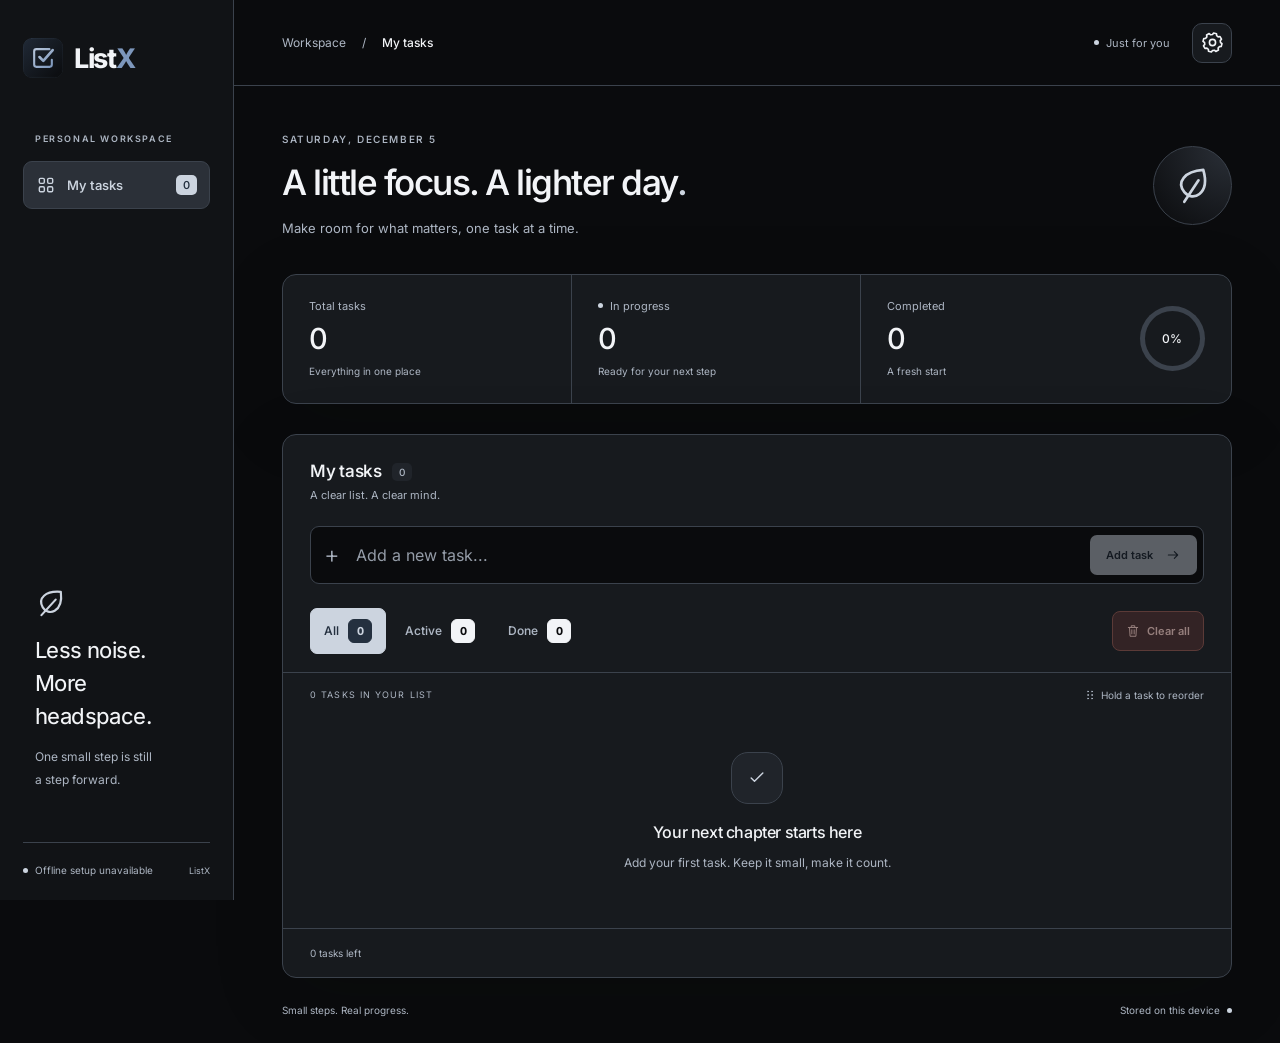
<file: index.html>
<!doctype html>
<html lang="en" data-theme="obsidian">
  <head>
    <meta charset="utf-8" />
    <meta name="viewport" content="width=device-width, initial-scale=1, viewport-fit=cover" />
    <meta name="apple-mobile-web-app-capable" content="yes" />
    <meta name="apple-mobile-web-app-status-bar-style" content="black-translucent" />
    <link rel="apple-touch-icon" href="imgs/apple-touch-icon.png" />
    <meta name="theme-color" content="#0a0b0d" />
    <meta
      name="description"
      content="A little structure for a clearer day. ListX is your private, offline-first task list."
    />
    <link rel="icon" type="image/svg+xml" href="imgs/icon.svg" />
    <link rel="manifest" href="manifest.json" />
    <link rel="stylesheet" href="css/style.css" />
    <link rel="preload" href="fonts/inter-var-latin.woff2" as="font" type="font/woff2" crossorigin />
    <link rel="preload" href="fonts/tajawal-500-arabic.woff2" as="font" type="font/woff2" crossorigin />
    <title>ListX · Your space to focus</title>
    <script>
      try {
        const prefix = location.pathname.toLowerCase().startsWith("/listx/") ? "listx:/ListX/:" : "";
        const t = localStorage.getItem(prefix + "theme");
        document.documentElement.dataset.theme = [
          "dark",
          "dark-blue",
          "graphite",
          "obsidian", "petrol", "espresso",
          "light",
          "light-blue",
          "light-sage",
        ].includes(t)
          ? t
          : "obsidian";
        const a = JSON.parse(localStorage.getItem(prefix + "listx-appearance") || "{}");
        if (["inter", "system", "editorial", "mono"].includes(a.font))
          document.documentElement.dataset.font = a.font;
        const v2 = { small: 14, compact: 15, comfortable: 16, large: 17 };
        const v1 = { small: 14, compact: 15, comfortable: 17, large: 17 };
        let px = 14;
        if (a.sizeVersion === 3 && isFinite(parseFloat(a.sizePx)))
          px = parseFloat(a.sizePx);
        else if (Object.hasOwn(v2, a.size))
          px = (a.sizeVersion === 2 ? v2 : v1)[a.size];
        px = Math.min(22, Math.max(12, Math.round(px * 10) / 10));
        document.documentElement.style.setProperty("--task-size", px + "px");
      } catch {}
    </script>
  </head>
  <body>
    <svg class="svg-defs" xmlns="http://www.w3.org/2000/svg" aria-hidden="true">
      <defs>
        <symbol id="i-grip" viewBox="0 0 24 24">
          <circle cx="8" cy="5" r="1" />
          <circle cx="16" cy="5" r="1" />
          <circle cx="8" cy="12" r="1" />
          <circle cx="16" cy="12" r="1" />
          <circle cx="8" cy="19" r="1" />
          <circle cx="16" cy="19" r="1" />
        </symbol>
        <symbol id="i-settings" viewBox="0 0 24 24">
          <path
            d="m9 3-1 3-3 1-2 3 2 2-1 3 3 2 1 3h4l1-3 3-1 2-3-2-2 1-3-3-2-1-3Z"
          />
          <circle cx="10" cy="11" r="3" />
        </symbol>
        <symbol id="i-check" viewBox="0 0 24 24">
          <path d="m5 12 4 4L19 6" />
        </symbol>
        <symbol id="i-grid" viewBox="0 0 24 24">
          <rect x="4" y="4" width="6" height="6" rx="1.5" />
          <rect x="14" y="4" width="6" height="6" rx="1.5" />
          <rect x="4" y="14" width="6" height="6" rx="1.5" />
          <rect x="14" y="14" width="6" height="6" rx="1.5" />
        </symbol>
        <symbol id="i-sun" viewBox="0 0 24 24">
          <circle cx="12" cy="12" r="4" />
          <path
            d="M12 2v2m0 16v2M2 12h2m16 0h2M5 5l1.5 1.5m11 11L19 19M5 19l1.5-1.5m11-11L19 5"
          />
        </symbol>
        <symbol id="i-edit" viewBox="0 0 24 24">
          <path d="m15 5 4 4M4 20l5-1L20 8a2.8 2.8 0 0 0-4-4L5 15l-1 5Z" />
        </symbol>
        <symbol id="i-trash" viewBox="0 0 24 24">
          <path d="M4 6h16M9 6V3h6v3M6 6l1 15h10l1-15M10 10v7m4-7v7" />
        </symbol>
        <symbol id="i-check-remove" viewBox="0 0 24 24">
          <rect
            x="2.2"
            y="3.3"
            width="14.6"
            height="15.2"
            rx="4.2"
            stroke-width="2.2"
          />
          <path d="m5.6 11.5 2.8 2.8 5.9-6.7" stroke-width="2.2" />
          <path d="m17.2 16 4.8 4.8m0-4.8-4.8 4.8" stroke-width="2.2" />
        </symbol>
        <symbol id="i-arrow" viewBox="0 0 24 24">
          <path d="M5 12h14m-5-5 5 5-5 5" />
        </symbol>
        <symbol id="i-leaf" viewBox="0 0 24 24">
          <path d="M20 3C8 2 2 8 6 15s16 4 14-12ZM5 21 16 9" />
        </symbol>
      </defs>
    </svg>
    <div class="app-shell">
      <aside class="sidebar">
        <a class="brand" href="./" aria-label="ListX home"
          ><span class="brand-mark"
            ><svg viewBox="0 0 512 512" aria-hidden="true"
              ><defs
                ><linearGradient id="bm-base" x2="1" y2="1"
                  ><stop stop-color="#202936" /><stop
                    offset="1"
                    stop-color="#0a0b0d" /></linearGradient
                ><linearGradient id="bm-gloss" x2="1" y2="1"
                  ><stop class="bm-from" stop-color="#b9cee8" /><stop
                    class="bm-to"
                    offset="1"
                    stop-color="#7d97bc" /></linearGradient></defs
              ><rect width="512" height="512" rx="112" fill="url(#bm-base)" />
              <rect
                x="18"
                y="18"
                width="476"
                height="476"
                rx="96"
                fill="none"
                stroke="#ffffff"
                stroke-opacity=".07"
                stroke-width="2" />
              <path
                d="M338 143H172a29 29 0 0 0-29 29v168a29 29 0 0 0 29 29h168a29 29 0 0 0 29-29v-61"
                fill="none"
                stroke="url(#bm-gloss)"
                stroke-width="27"
                stroke-linecap="round" />
              <path
                d="m211 244 49 49 120-138"
                fill="none"
                stroke="url(#bm-gloss)"
                stroke-width="34"
                stroke-linecap="round"
                stroke-linejoin="round" /></svg
          ></span
          >List<span class="brand-x">X</span></a
        >
        <div class="workspace-label">PERSONAL WORKSPACE</div>
        <button class="nav-item active" type="button" id="all-nav">
          <svg><use href="#i-grid" /></svg><span>My tasks</span
          ><span class="nav-count" id="nav-count">0</span>
        </button>
        <div class="sidebar-note">
          <svg><use href="#i-leaf" /></svg>
          <h2>Less noise.<br />More headspace.</h2>
          <p>One small step is still<br />a step forward.</p>
        </div>
        <div class="sidebar-bottom">
          <span class="status-dot"></span
          ><span id="connection-status">Works offline</span
          ><span class="version">ListX</span>
        </div>
      </aside>
      <div class="workspace">
        <header class="topbar">
          <span class="breadcrumb"
            >Workspace <span>/</span> <strong>My tasks</strong></span
          >
          <div class="top-actions">
            <span class="private-label"
              ><span class="status-dot"></span> Just for you</span
            ><button
              type="button"
              class="icon-button"
              id="settings-button"
              aria-label="Open appearance settings"
              title="Appearance settings"
            >
              <svg viewBox="0 0 24 24" aria-hidden="true"><path d="M20.30,12.00 L21.93,13.18 L21.08,16.19 L19.08,16.34 L17.87,17.87 L18.19,19.85 L15.46,21.38 L13.94,20.07 L12.00,20.30 L10.82,21.93 L7.81,21.08 L7.66,19.08 L6.13,17.87 L4.15,18.19 L2.62,15.46 L3.93,13.94 L3.70,12.00 L2.07,10.82 L2.92,7.81 L4.92,7.66 L6.13,6.13 L5.81,4.15 L8.54,2.62 L10.06,3.93 L12.00,3.70 L13.18,2.07 L16.19,2.92 L16.34,4.92 L17.87,6.13 L19.85,5.81 L21.38,8.54 L20.07,10.06 Z"/><circle cx="12" cy="12" r="3.2"/></svg>
            </button>
          </div>
        </header>
        <main id="main-content">
          <section class="intro">
            <div>
              <p class="eyebrow" id="date-label">YOUR PERSONAL SPACE</p>
              <h1>
                A little focus.<br class="mobile-break" />
                A lighter day<span>.</span>
              </h1>
              <p class="intro-copy">
                Make room for what matters, one task at a time.
              </p>
            </div>
            <div class="intro-decoration" aria-hidden="true">
              <svg><use href="#i-leaf" /></svg>
            </div>
          </section>
          <section class="overview" aria-label="Task overview">
            <div class="stat">
              <span class="stat-label">Total tasks</span
              ><strong id="stat-total">0</strong
              ><span class="stat-hint">Everything in one place</span>
            </div>
            <div class="stat">
              <span class="stat-label"
                ><span class="tiny-dot"></span> In progress</span
              ><strong id="stat-active">0</strong
              ><span class="stat-hint">Ready for your next step</span>
            </div>
            <div class="stat progress-stat">
              <div>
                <span class="stat-label">Completed</span
                ><strong id="stat-completed">0</strong
                ><span class="stat-hint" id="progress-caption"
                  >A fresh start</span
                >
              </div>
              <div
                class="progress-ring"
                id="progress-ring"
                role="progressbar"
                aria-label="Tasks completed"
                aria-valuemin="0"
                aria-valuemax="100"
                aria-valuenow="0"
              >
                <span id="progress-value">0%</span>
              </div>
            </div>
          </section>
          <section class="task-panel" aria-label="Your tasks">
            <div class="panel-title">
              <div>
                <h2>My tasks <span id="heading-count">0</span></h2>
                <p>A clear list. A clear mind.</p>
              </div>
            </div>
            <form id="add-form" autocomplete="off">
              <label class="sr-only" for="task-input">New task</label
              ><span class="input-plus" aria-hidden="true">+</span
              ><input
                id="task-input"
                name="task"
                dir="auto"
                placeholder="Add a new task..."
                maxlength="2000"
              /><button
                class="primary-button"
                type="submit"
                id="add-button"
                disabled
              >
                <span>Add task</span><svg><use href="#i-arrow" /></svg>
              </button>
            </form>
            <div class="list-toolbar">
              <div class="filters" role="group" aria-label="Filter tasks">
                <button
                  type="button"
                  class="filter selected"
                  data-filter="all"
                  aria-pressed="true"
                >
                  All <span id="filter-all">0</span></button
                ><button
                  type="button"
                  class="filter"
                  data-filter="active"
                  aria-pressed="false"
                >
                  Active <span id="filter-active">0</span></button
                ><button
                  type="button"
                  class="filter"
                  data-filter="completed"
                  aria-pressed="false"
                >
                  Done <span id="filter-completed">0</span>
                </button>
              </div>
              <button
                class="text-button danger"
                id="clear-all"
                type="button"
                disabled
              >
                <svg><use href="#i-trash" /></svg>Clear all
              </button>
            </div>
            <div class="list-label">
              <span id="list-summary">YOUR LIST</span
              ><span class="reorder-hint"
                ><svg><use href="#i-grip" /></svg>Hold a task to reorder</span
              >
            </div>
            <ul id="task-list" class="task-list" aria-label="Tasks"></ul>
            <div id="empty-state" class="empty-state">
              <span class="empty-icon"
                ><svg><use href="#i-check" /></svg
              ></span>
              <h3>Your next chapter starts here</h3>
              <p>Add your first task. Keep it small, make it count.</p>
            </div>
            <footer class="panel-footer">
              <span id="remaining-label">0 tasks left</span
              ><button
                type="button"
                class="text-button"
                id="clear-completed"
                aria-label="Clear completed tasks"
                title="Clear completed tasks"
                hidden
              >
                <svg><use href="#i-check-remove" /></svg>
              </button>
            </footer>
          </section>
          <footer class="workspace-footer">
            <span>Small steps. Real progress.</span
            ><span>Stored on this device <span class="status-dot"></span></span>
          </footer>
          <p class="storage-warning" id="storage-warning" role="alert" hidden>
            Storage is unavailable. Changes will only last until you close this
            page.
          </p>
        </main>
      </div>
    </div>
    <dialog
      id="settings-dialog"
      class="settings-dialog"
      aria-labelledby="settings-title"
    >
      <div class="settings-heading">
        <div>
          <p class="eyebrow">MAKE IT YOURS</p>
          <h2 id="settings-title">A space that feels like you.</h2>
          <p>Fine-tune your everyday workspace.</p>
        </div>
        <button
          type="button"
          id="settings-close"
          class="icon-button close-settings"
          aria-label="Close appearance settings"
        >
          ×
        </button>
      </div>
      <section class="settings-section">
        <h3>Color palette</h3>
        <p>Six dark palettes. Three light alternatives.</p>
        <div class="theme-grid" role="group" aria-label="Color palette">
          <button
            type="button"
            class="theme-choice"
            data-palette="dark"
            aria-pressed="true"
          >
            <span
              class="theme-swatch"
              style="--sample-bg:#111a17;--sample-surface:#203128;--sample-accent:#add4b4;"
              ><i></i><b></b></span
            ><span>Evergreen<small>Dark green</small></span
            ><span class="choice-check">✓</span>
          </button>
          <button
            type="button"
            class="theme-choice"
            data-palette="dark-blue"
            aria-pressed="false"
          >
            <span
              class="theme-swatch"
              style="--sample-bg:#111725;--sample-surface:#213049;--sample-accent:#abc6f1;"
              ><i></i><b></b></span
            ><span>Midnight<small>Dark blue</small></span
            ><span class="choice-check">✓</span>
          </button>
          <button
            type="button"
            class="theme-choice"
            data-palette="graphite"
            aria-pressed="false"
          >
            <span
              class="theme-swatch"
              style="--sample-bg:#19181e;--sample-surface:#302c39;--sample-accent:#cbb9e7;"
              ><i></i><b></b></span
            ><span>Graphite<small>Dark violet</small></span
            ><span class="choice-check">✓</span>
          </button>
<button type="button" class="theme-choice" data-palette="obsidian" aria-pressed="false"><span class="theme-swatch" style="--sample-bg:#0a0b0d;--sample-surface:#20242a;--sample-accent:#7d97bc;"><i></i><b></b></span><span>Obsidian<small>True black</small></span><span class="choice-check">✓</span></button><button type="button" class="theme-choice" data-palette="petrol" aria-pressed="false"><span class="theme-swatch" style="--sample-bg:#0d1c20;--sample-surface:#1d3b41;--sample-accent:#9fd4ce;"><i></i><b></b></span><span>Petrol<small>Deep teal</small></span><span class="choice-check">✓</span></button><button type="button" class="theme-choice" data-palette="espresso" aria-pressed="false"><span class="theme-swatch" style="--sample-bg:#1c1714;--sample-surface:#372c24;--sample-accent:#dfc19c;"><i></i><b></b></span><span>Espresso<small>Warm charcoal</small></span><span class="choice-check">✓</span></button>          <button
            type="button"
            class="theme-choice"
            data-palette="light"
            aria-pressed="false"
          >
            <span
              class="theme-swatch"
              style="--sample-bg:#f8f5ef;--sample-surface:#f2ede3;--sample-accent:#ddcbaa;"
              ><i></i><b></b></span
            ><span>Linen<small>Warm light</small></span
            ><span class="choice-check">✓</span>
          </button>
          <button
            type="button"
            class="theme-choice"
            data-palette="light-blue"
            aria-pressed="false"
          >
            <span
              class="theme-swatch"
              style="--sample-bg:#f0f4fa;--sample-surface:#eaf0f9;--sample-accent:#c6d8f3;"
              ><i></i><b></b></span
            ><span>Daylight<small>Light blue</small></span
            ><span class="choice-check">✓</span>
          </button>
          <button
            type="button"
            class="theme-choice"
            data-palette="light-sage"
            aria-pressed="false"
          >
            <span
              class="theme-swatch"
              style="--sample-bg:#faf1f5;--sample-surface:#f7eaf0;--sample-accent:#edc8d9;"
              ><i></i><b></b></span
            ><span>Rose<small>Rose quartz</small></span
            ><span class="choice-check">✓</span>
          </button>
        </div>
      </section>
      <section class="settings-section">
        <h3>Typography</h3>
        <p>A different voice, the same clarity.</p>
        <div class="font-options" role="group" aria-label="Font style">
          <button type="button" data-font-option="inter" aria-pressed="true">
            <span>Aa</span>Modern<small>Inter</small></button
          ><button type="button" data-font-option="system" aria-pressed="false">
            <span>Aa</span>Native<small>System font</small></button
          ><button
            type="button"
            data-font-option="editorial"
            aria-pressed="false"
          >
            <span>Aa</span>Editorial<small>Serif</small>
          </button>
        <button type="button" data-font-option="mono" aria-pressed="false"><span>Aa</span>Mono<small>Monospace</small></button></div>
        <p class="settings-detail">
          Arabic text keeps its self-hosted Tajawal font.
        </p>
      </section>
      <section class="settings-section">
        <h3>Task text size</h3>
        <p>Type the exact size you want, decimals included.</p>
        <div class="size-field">
          <button
            type="button"
            class="size-step"
            id="size-decrease"
            aria-label="Decrease task text size"
          >
            −
          </button>
          <div class="size-input-wrap">
            <input
              id="size-input"
              type="text"
              inputmode="decimal"
              autocomplete="off"
              spellcheck="false"
              aria-label="Task text size in pixels"
            /><span class="size-unit" aria-hidden="true">px</span>
          </div>
          <button
            type="button"
            class="size-step"
            id="size-increase"
            aria-label="Increase task text size"
          >
            +
          </button>
        </div>
        <p class="settings-detail">
          Any number from 12 to 22. No need to type px.
        </p>
      </section>
      <div class="settings-preview">
        <span>LIVE PREVIEW</span>
        <p dir="auto">Make room for what matters.</p>
        <p dir="auto">خطوة صغيرة كل يوم</p>
      </div>
      <div class="settings-bottom">
        <span>Saved on this device</span
        ><button type="button" class="text-button" id="reset-appearance">
          Reset appearance
        </button>
      </div>
    </dialog>
    <dialog id="edit-dialog" aria-labelledby="edit-title">
      <form id="edit-form">
        <p class="eyebrow">A LITTLE FINE-TUNING</p>
        <h2 id="edit-title">Edit task</h2>
        <label for="edit-input">Task name</label
        ><input id="edit-input" dir="auto" maxlength="2000" required />
        <div class="dialog-buttons">
          <button type="button" class="secondary-button" id="edit-cancel">
            Cancel</button
          ><button type="submit" class="primary-button" id="edit-save">
            Save changes
          </button>
        </div>
      </form>
    </dialog>
    <dialog id="clear-dialog" aria-labelledby="clear-title">
      <p class="eyebrow">START FRESH</p>
      <h2 id="clear-title">Clear all tasks?</h2>
      <p id="clear-description">You can undo this right after clearing.</p>
      <div class="dialog-buttons">
        <button type="button" class="secondary-button" id="clear-cancel">
          Keep tasks</button
        ><button type="button" class="danger-button" id="clear-confirm">
          Clear all
        </button>
      </div>
    </dialog>
    <dialog
      id="clear-completed-dialog"
      aria-labelledby="clear-completed-title"
    >
      <p class="eyebrow">TIDY UP</p>
      <h2 id="clear-completed-title">Clear completed tasks?</h2>
      <p id="clear-completed-description">
        Only finished tasks are removed. You can undo this right after
        clearing.
      </p>
      <div class="dialog-buttons">
        <button
          type="button"
          class="secondary-button"
          id="clear-completed-cancel"
        >
          Keep tasks</button
        ><button
          type="button"
          class="danger-button"
          id="clear-completed-confirm"
        >
          Clear completed
        </button>
      </div>
    </dialog>
    <div class="update-overlay" id="update-overlay" hidden>
      <div
        class="update-modal"
        tabindex="-1"
        role="alertdialog"
        aria-modal="true"
        aria-labelledby="update-title"
        aria-describedby="update-text"
      >
        <h2 id="update-title">A new version of <span class="update-brand">List<span class="brand-x">X</span></span> is ready</h2>
        <p id="update-text">
          Update now to get the latest improvements. Your tasks and settings
          stay exactly as they are.
        </p>
        <p id="update-error" hidden>
          The update could not finish. You can try again, or keep using the
          current version for now.
        </p>
        <button type="button" id="update-button">Update</button>
        <button type="button" id="update-later" hidden>
          Keep current version
        </button>
      </div>
    </div>
    <div class="toast" id="toast" role="status" hidden>
      <span id="toast-message"></span
      ><button type="button" id="undo-button" hidden>Undo</button
      ><button
        type="button"
        id="dismiss-toast"
        aria-label="Dismiss notification"
      >
        ×
      </button>
    </div>
    <div
      class="sr-only"
      role="status"
      id="live-status"
      aria-live="polite"
    ></div>
    <script src="js/app.js" defer></script>
  </body>
</html>
</file>
<file: css/style.css>
@font-face {
  font-family: Inter;
  src: url("../fonts/inter-var-latin.woff2") format("woff2");
  font-weight: 100 900;
  font-display: swap;
}
@font-face {
  font-family: Tajawal;
  src: url("../fonts/tajawal-400-arabic.woff2") format("woff2");
  font-weight: 400;
  font-display: swap;
}
@font-face {
  font-family: Tajawal;
  src: url("../fonts/tajawal-500-arabic.woff2") format("woff2");
  font-weight: 500;
  font-display: swap;
}
@font-face {
  font-family: Tajawal;
  src: url("../fonts/tajawal-700-arabic.woff2") format("woff2");
  font-weight: 700;
  font-display: swap;
}
:root {
  color-scheme: dark;
  --bg: #101816;
  --sidebar: #131d1a;
  --surface: #17221e;
  --raised: #1d2a25;
  --hover: #23342d;
  --border: #2b3932;
  --text: #edf4ee;
  --muted: #9daa9f;
  --accent: #bde3aa;
  --accent-ink: #1c321b;
  --danger: #f3a69c;
  --ring: #a9d596;
  --shadow: 0 18px 70px #050b0826;
}
[data-theme="light"] {
  color-scheme: light;
  --bg: #f6f8f3;
  --sidebar: #eef2e9;
  --surface: #fff;
  --raised: #f3f6ef;
  --hover: #e9efdf;
  --border: #dce3d6;
  --text: #213024;
  --muted: #65715f;
  --accent: #c2dda9;
  --accent-ink: #243c1d;
  --danger: #a33028;
  --ring: #6d934d;
  --shadow: 0 18px 70px #30411c08;
}
* {
  box-sizing: border-box;
}
body {
  margin: 0;
  background: var(--bg);
  color: var(--text);
  font-family: Inter, Tajawal, system-ui, sans-serif;
  font-size: 14px;
  -webkit-font-smoothing: antialiased;
}
button,
input {
  font: inherit;
}
button,
a,
input {
  -webkit-tap-highlight-color: transparent;
}
button {
  cursor: pointer;
}
button:disabled {
  cursor: default;
  opacity: 0.42;
}
button {
  transition:
    background 0.15s,
    color 0.15s,
    transform 0.15s;
}
button:active:not(:disabled) {
  transform: translateY(1px);
}
button:focus-visible,
a:focus-visible,
input:focus-visible {
  outline: 2px solid var(--ring);
  outline-offset: 4px;
}
svg {
  width: 20px;
  height: 20px;
  fill: none;
  stroke: currentColor;
  stroke-width: 1.7;
  stroke-linecap: round;
  stroke-linejoin: round;
  flex-shrink: 0;
}
.svg-defs {
  display: none;
}
[hidden] {
  display: none !important;
}
.sr-only {
  position: absolute;
  width: 1px;
  height: 1px;
  padding: 0;
  margin: -1px;
  overflow: hidden;
  clip: rect(0, 0, 0, 0);
  white-space: nowrap;
  border: 0;
}
.app-shell {
  display: flex;
  min-height: 100vh;
}
.sidebar {
  width: 234px;
  flex-shrink: 0;
  background: var(--sidebar);
  border-right: 1px solid var(--border);
  display: flex;
  flex-direction: column;
  padding: 38px 23px 24px;
  position: fixed;
  inset: 0 auto 0 0;
}
.brand {
  display: flex;
  align-items: center;
  text-decoration: none;
  color: var(--text);
  font-size: 27px;
  font-weight: 750;
  letter-spacing: -1.3px;
  width: fit-content;
}
.brand-mark {
  display: grid;
  place-items: center;
  width: 40px;
  height: 40px;
  border-radius: 10px;
  color: var(--accent);
  margin-right: 11px;
}
.brand-mark svg {
  width: 40px;
  height: 40px;
  border-radius: 9px;
}
.brand-mark .bm-from { stop-color: color-mix(in srgb, currentColor 55%, #ffffff); }
.brand-mark .bm-to { stop-color: currentColor; }
.brand-x {
  color: var(--accent);
}
[data-theme="light"] .brand-x {
  color: #5b823f;
}
.workspace-label {
  font-size: 9px;
  letter-spacing: 1.6px;
  color: var(--muted);
  margin: 55px 12px 17px;
  font-weight: 600;
}
.nav-item {
  display: flex;
  align-items: center;
  gap: 11px;
  width: 100%;
  background: var(--hover);
  color: var(--accent);
  border: 1px solid var(--border);
  border-radius: 9px;
  padding: 13px 12px;
  font-size: 13px;
  font-weight: 550;
}
.nav-count {
  margin-left: auto;
  font-size: 11px;
  padding: 3px 7px;
  border-radius: 5px;
  background: var(--accent);
  color: var(--accent-ink);
}
[data-theme="light"] .nav-item {
  color: var(--text);
}
.sidebar-note {
  margin: auto 12px 50px;
  padding-top: 90px;
}
.sidebar-note > svg {
  color: var(--accent);
  width: 31px;
  height: 31px;
  margin-bottom: 12px;
}
.sidebar-note h2 {
  font-weight: 450;
  font-size: 22px;
  line-height: 1.5;
  letter-spacing: -0.6px;
  margin: 0 0 13px;
}
.sidebar-note p {
  font-size: 12px;
  line-height: 1.9;
  color: var(--muted);
  margin: 0;
}
.sidebar-bottom {
  border-top: 1px solid var(--border);
  padding-top: 21px;
  display: flex;
  align-items: center;
  gap: 7px;
  font-size: 10px;
  color: var(--muted);
}
.status-dot,
.tiny-dot {
  width: 5px;
  height: 5px;
  display: inline-block;
  border-radius: 50%;
  background: var(--accent);
  flex-shrink: 0;
}
[data-theme="light"] .status-dot,
[data-theme="light"] .tiny-dot {
  background: #658844;
}
.version {
  margin-left: auto;
  font-size: 9px;
}
.workspace {
  margin-left: 234px;
  min-width: 0;
  flex: 1;
}
.topbar {
  height: 86px;
  border-bottom: 1px solid var(--border);
  display: flex;
  align-items: center;
  justify-content: space-between;
  padding: 0 48px;
  gap: 12px;
}
.breadcrumb {
  font-size: 12px;
  color: var(--muted);
}
.breadcrumb span {
  margin: 0 13px;
  color: var(--muted);
}
.breadcrumb strong {
  font-weight: 500;
  color: var(--text);
}
.top-actions {
  display: flex;
  align-items: center;
  gap: 22px;
}
.private-label {
  display: flex;
  align-items: center;
  gap: 7px;
  font-size: 11px;
  color: var(--muted);
}
.icon-button {
  display: grid;
  place-items: center;
  width: 36px;
  height: 36px;
  border: 1px solid var(--border);
  border-radius: 10px;
  background: var(--surface);
  color: var(--text);
}
.icon-button:hover {
  background: var(--hover);
}
.icon-button svg {
  width: 17px;
  height: 17px;
}
main {
  max-width: 1100px;
  margin: auto;
  padding: 47px 48px 24px;
}
.intro {
  display: flex;
  align-items: center;
  justify-content: space-between;
  margin-bottom: 35px;
  gap: 20px;
}
.eyebrow {
  font-size: 10px;
  letter-spacing: 1.6px;
  color: var(--muted);
  font-weight: 550;
  margin: 0 0 16px;
  text-transform: uppercase;
}
h1 {
  font-size: 35px;
  line-height: 1.22;
  font-weight: 550;
  letter-spacing: -1.5px;
  margin: 0 0 13px;
}
h1 > span {
  color: var(--accent);
}
.intro-copy {
  font-size: 13px;
  color: var(--muted);
  margin: 0;
  line-height: 1.7;
}
.intro-decoration {
  display: grid;
  place-items: center;
  flex-shrink: 0;
  width: 79px;
  height: 79px;
  border: 1px solid var(--border);
  border-radius: 50%;
  background: radial-gradient(ellipse at top right, var(--hover), transparent);
}
.intro-decoration svg {
  width: 38px;
  height: 38px;
  color: var(--accent);
  transform: rotate(-9deg);
}
.mobile-break {
  display: none;
}
.overview {
  display: grid;
  grid-template-columns: 1fr 1fr 1.28fr;
  border: 1px solid var(--border);
  border-radius: 14px;
  overflow: hidden;
  background: var(--surface);
  margin-bottom: 30px;
  box-shadow: var(--shadow);
}
.stat {
  padding: 24px 26px;
  display: flex;
  flex-direction: column;
  border-right: 1px solid var(--border);
  gap: 11px;
  min-width: 0;
}
.stat:last-child {
  border: 0;
}
.stat-label {
  font-size: 11px;
  color: var(--muted);
  display: flex;
  align-items: center;
  gap: 7px;
}
.stat strong {
  font-size: 29px;
  font-weight: 500;
  letter-spacing: -1px;
  line-height: 1;
}
.stat-hint {
  font-size: 10px;
  color: var(--muted);
  line-height: 1.5;
}
.progress-stat {
  flex-direction: row;
  justify-content: space-between;
  align-items: center;
  gap: 15px;
}
.progress-stat > div:first-child {
  display: flex;
  flex-direction: column;
  gap: 11px;
}
.progress-ring {
  --progress: 0%;
  width: 65px;
  height: 65px;
  flex-shrink: 0;
  position: relative;
  border-radius: 50%;
  background: conic-gradient(var(--accent) var(--progress), var(--border) 0);
  display: grid;
  place-items: center;
}
.progress-ring:before {
  content: "";
  position: absolute;
  inset: 5px;
  background: var(--surface);
  border-radius: 50%;
}
.progress-ring span {
  position: relative;
  font-size: 12px;
  font-weight: 500;
}
.task-panel {
  border: 1px solid var(--border);
  border-radius: 14px;
  background: var(--surface);
  box-shadow: var(--shadow);
  overflow: hidden;
}
.panel-title {
  display: flex;
  align-items: center;
  justify-content: space-between;
  gap: 14px;
  padding: 26px 27px 24px;
}
.panel-title h2 {
  font-size: 17px;
  font-weight: 550;
  margin: 0 0 7px;
  letter-spacing: -0.3px;
}
.panel-title h2 span {
  font-size: 10px;
  vertical-align: middle;
  margin-left: 7px;
  padding: 3px 7px;
  border-radius: 5px;
  background: var(--raised);
  color: var(--muted);
  font-weight: 500;
}
.panel-title p {
  color: var(--muted);
  font-size: 11px;
  margin: 0;
}
.text-button {
  display: inline-flex;
  gap: 6px;
  align-items: center;
  border: 0;
  background: none;
  font-size: 11px;
  color: var(--muted);
  padding: 9px 3px;
  min-height: 36px;
}
.text-button:hover {
  color: var(--text);
}
.text-button svg {
  width: 14px;
  height: 14px;
}
.text-button.danger {
  color: var(--danger);
}
#add-form {
  display: flex;
  align-items: center;
  background: var(--bg);
  border: 1px solid var(--border);
  border-radius: 9px;
  margin: 0 27px 24px;
  padding: 6px;
  gap: 7px;
}
#add-form:focus-within {
  border-color: var(--ring);
}
.input-plus {
  font-size: 24px;
  color: var(--muted);
  font-weight: 300;
  padding: 0 7px;
}
input {
  min-width: 0;
  color: var(--text);
}
#task-input {
  border: 0;
  outline: none;
  background: none;
  flex: 1;
  font-size: 12px;
  height: 39px;
  width: 100%;
  font-family: Inter, Tajawal, sans-serif;
}
input::placeholder {
  color: var(--muted);
  opacity: 0.85;
}
.primary-button,
.secondary-button,
.danger-button {
  display: inline-flex;
  align-items: center;
  justify-content: center;
  gap: 12px;
  border: 0;
  border-radius: 7px;
  padding: 12px 16px;
  font-size: 11px;
  font-weight: 600;
  min-height: 40px;
  white-space: nowrap;
  background: var(--accent);
  color: var(--accent-ink);
}
.primary-button:hover:not(:disabled) {
  filter: brightness(1.06);
}
.primary-button svg {
  width: 16px;
  height: 16px;
}
.secondary-button {
  background: var(--raised);
  color: var(--text);
  border: 1px solid var(--border);
}
.danger-button {
  background: var(--danger);
  color: #291b18;
}
.list-toolbar {
  flex-wrap: wrap;
  border-bottom: 1px solid var(--border);
  display: flex;
  align-items: center;
  justify-content: space-between;
  gap: 12px;
  padding: 0 27px 17px;
}
.filters {
  display: flex;
  gap: 4px;
  background: var(--bg);
  padding: 4px;
  border-radius: 8px;
}
.filter {
  border: 0;
  background: transparent;
  color: var(--muted);
  padding: 8px 10px;
  border-radius: 5px;
  font-size: 11px;
  display: flex;
  gap: 8px;
  align-items: center;
  min-height: 32px;
}
.filter span {
  font-size: 9px;
  opacity: 0.8;
}
.filter.selected {
  background: var(--hover);
  color: var(--text);
}
.filter:hover {
  color: var(--text);
}
.task-list {
  list-style: none;
  padding: 0;
  margin: 0;
}
.task {
  display: flex;
  align-items: center;
  gap: 13px;
  min-height: 72px;
  padding: 14px 27px;
  border-bottom: 1px solid var(--border);
}
.task:last-child {
  border: 0;
}
.task:hover {
  background: var(--raised);
}
.task-checkbox {
  appearance: none;
  width: 20px;
  height: 20px;
  margin: 0;
  flex-shrink: 0;
  border: 1.5px solid var(--muted);
  border-radius: 6px;
  cursor: pointer;
  position: relative;
}
.task-checkbox:checked {
  background: var(--accent);
  border-color: var(--accent);
}
.task-checkbox:checked:after {
  content: "";
  position: absolute;
  left: 5px;
  top: 2px;
  width: 5px;
  height: 10px;
  border: solid var(--accent-ink);
  border-width: 0 2px 2px 0;
  transform: rotate(45deg);
}
.task-content {
  flex: 1;
  min-width: 0;
  overflow-wrap: anywhere;
  white-space: pre-wrap;
  margin: 0;
  font-size: 13px;
  line-height: 1.7;
  font-family: Inter, Tajawal, sans-serif;
}
.task.done .task-content {
  text-decoration: line-through;
  color: var(--muted);
}
.task-actions {
  display: flex;
  gap: 3px;
  flex-shrink: 0;
}
.task-actions button {
  width: 32px;
  height: 36px;
  background: none;
  border: 0;
  border-radius: 5px;
  color: var(--muted);
  display: grid;
  place-items: center;
}
.task-actions button:hover {
  background: var(--hover);
  color: var(--text);
}
.task-actions button:last-child:hover {
  color: var(--danger);
}
.task-actions svg {
  width: 15px;
  height: 15px;
}
.empty-state {
  text-align: center;
  padding: 47px 20px 55px;
}
.empty-icon {
  display: grid;
  place-items: center;
  width: 52px;
  height: 52px;
  border: 1px solid var(--border);
  background: var(--raised);
  border-radius: 17px;
  margin: 0 auto 18px;
  color: var(--accent);
}
.empty-state h3 {
  font-size: 16px;
  font-weight: 500;
  letter-spacing: -0.4px;
  margin: 0 0 10px;
}
.empty-state p {
  font-size: 12px;
  color: var(--muted);
  line-height: 1.8;
  margin: 0;
}
.panel-footer {
  display: flex;
  justify-content: space-between;
  align-items: center;
  border-top: 1px solid var(--border);
  padding: 9px 27px;
  min-height: 49px;
  font-size: 10px;
  color: var(--muted);
}
.workspace-footer {
  display: flex;
  justify-content: space-between;
  gap: 12px;
  font-size: 10px;
  color: var(--muted);
  padding-top: 23px;
  line-height: 1.8;
}
.workspace-footer > span:last-child {
  display: flex;
  align-items: center;
  gap: 7px;
}
.storage-warning {
  font-size: 12px;
  line-height: 1.8;
  color: var(--danger);
  border: 1px solid var(--danger);
  border-radius: 8px;
  padding: 12px;
}
dialog {
  background: var(--surface);
  color: var(--text);
  border: 1px solid var(--border);
  border-radius: 16px;
  width: min(440px, calc(100% - 32px));
  padding: 30px;
  box-shadow: 0 20px 100px #0005;
}
dialog::backdrop {
  background: #050a08a8;
  backdrop-filter: blur(5px);
}
dialog h2 {
  font-size: 25px;
  letter-spacing: -0.7px;
  font-weight: 550;
  margin: 0 0 23px;
}
dialog label {
  display: block;
  font-size: 12px;
  color: var(--muted);
  margin-bottom: 9px;
}
dialog input {
  width: 100%;
  padding: 13px;
  border: 1px solid var(--border);
  border-radius: 8px;
  background: var(--bg);
  font-family: Inter, Tajawal, sans-serif;
}
dialog > p:not(.eyebrow) {
  font-size: 13px;
  color: var(--muted);
  line-height: 1.8;
}
.dialog-buttons {
  display: flex;
  justify-content: flex-end;
  gap: 9px;
  margin-top: 26px;
}
.toast {
  position: fixed;
  bottom: 25px;
  left: 50%;
  transform: translateX(-50%);
  z-index: 10;
  display: flex;
  align-items: center;
  gap: 18px;
  background: var(--text);
  color: var(--bg);
  border: 1px solid var(--border);
  box-shadow: 0 8px 40px #0003;
  border-radius: 10px;
  padding: 12px 16px;
  font-size: 12px;
  max-width: calc(100% - 28px);
  width: max-content;
}
.toast button {
  border: 0;
  background: none;
  color: inherit;
  min-height: 32px;
  font-size: 12px;
  font-weight: 600;
  padding: 4px;
}
#dismiss-toast {
  font-size: 20px;
  font-weight: 400;
}
@media (min-width: 1450px) {
  main {
    padding-top: 60px;
  }
  .intro {
    margin-bottom: 44px;
  }
  h1 {
    font-size: 40px;
  }
}
@media (max-width: 1100px) {
  .sidebar {
    width: 200px;
    padding-left: 18px;
    padding-right: 18px;
  }
  .workspace {
    margin-left: 200px;
  }
  .topbar {
    padding: 0 32px;
  }
  main {
    padding: 35px 32px 24px;
  }
  h1 {
    font-size: 30px;
  }
  .stat {
    padding: 22px 20px;
  }
  .stat-hint {
    font-size: 9px;
  }
  .progress-ring {
    width: 53px;
    height: 53px;
  }
  .intro-decoration {
    width: 65px;
    height: 65px;
  }
  .progress-stat {
    gap: 8px;
  }
}
@media (max-width: 850px) {
  .sidebar {
    width: 175px;
  }
  .workspace {
    margin-left: 175px;
  }
  .workspace-label {
    font-size: 8px;
    letter-spacing: 1px;
  }
  .sidebar-note {
    margin-left: 5px;
  }
  .sidebar-note h2 {
    font-size: 20px;
  }
  .topbar {
    padding: 0 24px;
  }
  main {
    padding: 30px 24px 24px;
  }
  .intro-decoration {
    display: none;
  }
  .overview {
    grid-template-columns: 1fr 1fr 1fr;
  }
  .stat {
    padding: 20px 16px;
  }
  .stat-hint {
    display: none;
  }
  .progress-ring {
    display: none;
  }
  .stat-label {
    font-size: 10px;
  }
  .list-toolbar {
    padding-left: 20px;
    padding-right: 20px;
  }
  .filter {
    padding: 8px;
  }
  .panel-title {
    padding: 23px 20px;
  }
  #add-form {
    margin-left: 20px;
    margin-right: 20px;
  }
  .task {
    padding: 14px 20px;
  }
  .panel-footer {
    padding-left: 20px;
    padding-right: 20px;
  }
}
@media (max-width: 650px) {
  .app-shell {
    display: block;
  }
  .sidebar {
    width: auto;
    position: static;
    inset: auto;
    flex-direction: row;
    align-items: center;
    justify-content: space-between;
    padding: 20px 22px;
    border-right: 0;
    border-bottom: 1px solid var(--border);
  }
  .brand {
    font-size: 25px;
  }
  .brand-mark {
    width: 36px;
    height: 36px;
    margin-right: 9px;
  }
  .brand-mark svg {
    width: 36px;
    height: 36px;
  }
  .workspace-label,
  .nav-item,
  .sidebar-note {
    display: none;
  }
  .sidebar-bottom {
    border: 0;
    padding: 0;
    font-size: 10px;
  }
  .version {
    display: none;
  }
  .workspace {
    margin: 0;
  }
  .topbar {
    height: 62px;
    padding: 0 22px;
  }
  .top-actions {
    gap: 10px;
  }
  .private-label {
    display: none;
  }
  .breadcrumb {
    font-size: 10px;
  }
  .breadcrumb span {
    margin: 0 9px;
  }
  .icon-button {
    width: 34px;
    height: 34px;
  }
  main {
    padding: 30px 10px 24px;
  }
  .intro {
    margin-bottom: 26px;
    padding: 0 4px;
  }
  .eyebrow {
    font-size: 9px;
    letter-spacing: 1.5px;
    margin-bottom: 13px;
  }
  h1 {
    font-size: 32px;
    line-height: 1.21;
    letter-spacing: -1.1px;
    margin-bottom: 13px;
  }
  .mobile-break {
    display: initial;
  }
  .intro-copy {
    font-size: 11px;
    max-width: 270px;
  }
  .overview {
    margin-bottom: 23px;
    border-radius: 12px;
  }
  .stat {
    padding: 18px 15px;
    gap: 14px;
  }
  .stat strong {
    font-size: 27px;
  }
  .stat-label {
    font-size: 9px;
    white-space: nowrap;
  }
  .tiny-dot {
    width: 4px;
    height: 4px;
  }
  .progress-stat > div:first-child {
    gap: 14px;
  }
  .panel-title {
    padding: 23px 18px 20px;
  }
  .panel-title h2 {
    font-size: 16px;
  }
  .panel-title p {
    font-size: 10px;
  }
  .text-button {
    min-height: 40px;
  }
  .task-panel {
    border-radius: 12px;
  }
  #add-form {
    margin: 0 15px 19px;
    gap: 2px;
    padding: 5px;
  }
  .input-plus {
    padding: 0 5px;
  }
  #task-input {
    font-size: 11px;
    height: 37px;
  }
  .primary-button {
    padding: 11px 12px;
    font-size: 10px;
    gap: 7px;
  }
  #add-button svg {
    display: none;
  }
  .list-toolbar {
    flex-wrap: wrap;
    gap: 13px;
    padding: 0 15px 15px;
  }
  .filters {
    width: auto;
  }
  .filter {
    font-size: 10px;
    padding: 8px 9px;
    min-height: 34px;
  }
  .task {
    padding: 15px;
    gap: 11px;
    min-height: 78px;
  }
  .task-content {
    font-size: 12px;
    line-height: 1.9;
  }
  .task-actions {
    gap: 0;
  }
  .task-actions button {
    width: 30px;
    min-height: 44px;
  }
  .task-checkbox {
    width: 21px;
    height: 21px;
  }
  .task-actions svg {
    width: 14px;
    height: 14px;
  }
  .panel-footer {
    padding: 6px 15px;
    font-size: 9px;
    min-height: 49px;
  }
  .panel-footer button {
    font-size: 10px;
  }
  .workspace-footer {
    font-size: 8px;
    padding: 20px 4px 0;
    gap: 6px;
  }
  .workspace-footer .status-dot {
    width: 4px;
    height: 4px;
  }
  .empty-state {
    padding: 38px 20px 43px;
  }
  .empty-state h3 {
    font-size: 14px;
  }
  .empty-state p {
    font-size: 11px;
  }
  dialog {
    padding: 25px;
  }
  dialog h2 {
    font-size: 24px;
  }
}
@media (max-width: 350px) {
  main {
    padding-left: 7px;
    padding-right: 7px;
  }
  .sidebar {
    padding-left: 18px;
    padding-right: 18px;
  }
  h1 {
    font-size: 30px;
  }
  .stat {
    padding: 16px 11px;
  }
  .stat-label {
    font-size: 8px;
  }
  .list-toolbar {
    gap: 9px;
  }
  .task {
    padding-left: 12px;
    padding-right: 12px;
    gap: 8px;
  }
  .task-actions button {
    width: 27px;
  }
}
@media (prefers-reduced-motion: reduce) {
  *,
  *:before,
  *:after {
    scroll-behavior: auto !important;
    transition: none !important;
    animation: none !important;
  }
}
/* Revision 2: coordinated palettes and device-local appearance settings. */
:root {
  --task-size: 14px;
  --ui-font: Inter, Tajawal, system-ui, sans-serif;
  --task-font: Inter, Tajawal, system-ui, sans-serif;
  --danger-fill: #57302c;
  --danger-border: #91554b;
  --danger-text: #ffd0c6;
}
[data-theme="dark-blue"] {
  color-scheme: dark;
  --bg: #101827;
  --sidebar: #131e30;
  --surface: #17243a;
  --raised: #1d2d46;
  --hover: #263b56;
  --border: #31435c;
  --text: #edf3ff;
  --muted: #a4b3ca;
  --accent: #a4c8ff;
  --accent-ink: #132c50;
  --ring: #96bffb;
  --danger-fill: #583139;
  --danger-border: #9c5c65;
  --danger-text: #ffd0d7;
}
[data-theme="graphite"] {
  color-scheme: dark;
  --bg: #1b191f;
  --sidebar: #211e26;
  --surface: #27232e;
  --raised: #302b39;
  --hover: #3a3245;
  --border: #47404f;
  --text: #f7f1fc;
  --muted: #b9adbf;
  --accent: #d5b9f5;
  --accent-ink: #342047;
  --ring: #d5b9f5;
  --danger-fill: #5a303f;
  --danger-border: #9c586e;
  --danger-text: #ffd3df;
}
[data-theme="light"] {
  --bg: #f7f5ef;
  --sidebar: #eeece2;
  --surface: #fffefa;
  --raised: #f1efe7;
  --hover: #e8eddf;
  --border: #d9ddcf;
  --text: #263023;
  --muted: #626b5b;
  --accent: #c2dda9;
  --accent-ink: #243c1d;
  --ring: #6d934d;
  --danger-fill: #fff0ed;
  --danger-border: #dba398;
  --danger-text: #a33223;
}
[data-theme="light-blue"] {
  color-scheme: light;
  --bg: #f0f5fc;
  --sidebar: #e9f0f9;
  --surface: #ffffff;
  --raised: #edf3fb;
  --hover: #e0ebf8;
  --border: #ccd9ea;
  --text: #203550;
  --muted: #5b6f88;
  --accent: #c0d9fb;
  --accent-ink: #153963;
  --ring: #427bbd;
  --danger-fill: #fff0ef;
  --danger-border: #dda6a3;
  --danger-text: #a22f2a;
  --shadow: 0 18px 70px #1e355008;
}
[data-theme="light-sage"] {
  color-scheme: light;
  --bg: #eff5f0;
  --sidebar: #e5eee7;
  --surface: #fbfefb;
  --raised: #eaf2ec;
  --hover: #ddece1;
  --border: #cbded0;
  --text: #254331;
  --muted: #5d7565;
  --accent: #bddbc6;
  --accent-ink: #214f32;
  --ring: #568668;
  --danger-fill: #fff0eb;
  --danger-border: #d8a295;
  --danger-text: #a23222;
  --shadow: 0 18px 70px #213d2808;
}
[data-font="system"] {
  --ui-font: system-ui, Tajawal, sans-serif;
  --task-font: system-ui, Tajawal, sans-serif;
}
[data-font="editorial"] {
  --task-font: Georgia, "Times New Roman", Tajawal, serif;
}
body {
  font-family: var(--ui-font);
}
.task-content,
.settings-preview p {
  font-family: var(--task-font);
  font-size: var(--task-size);
  line-height: 1.7;
  font-weight: 450;
}
.task-content[dir="rtl"] {
  font-family: Tajawal, Inter, sans-serif;
  font-weight: 500;
}
.task {
  min-height: 82px;
  gap: 13px;
}
.task-content {
  user-select: none;
  -webkit-user-select: none;
}
.task-actions button {
  color: var(--muted);
}
.task-actions button:hover {
  background: var(--hover);
}
#clear-all {
  margin-left: auto;
  flex-shrink: 0;
  padding: 10px 13px;
  min-height: 40px;
  border: 1px solid var(--danger-border);
  background: var(--danger-fill);
  color: var(--danger-text);
  border-radius: 8px;
  font-weight: 600;
  font-size: 11px;
  gap: 7px;
}
#clear-all:not(:disabled):hover {
  filter: brightness(1.15);
}
#clear-all:disabled {
  opacity: 0.55;
}
#clear-completed {
  padding: 8px;
  min-width: 40px;
  min-height: 36px;
  justify-content: center;
  border: 1px solid var(--danger-border);
  background: var(--danger-fill);
  color: var(--danger-text);
  border-radius: 8px;
  transition:
    filter 0.15s,
    background 0.15s,
    color 0.15s,
    transform 0.15s;
}
#clear-completed svg {
  width: 18px;
  height: 18px;
}
#clear-completed:not(:disabled):hover {
  filter: brightness(1.15);
}
.filters {
  background: transparent;
  padding: 0;
  gap: 5px;
  border-radius: 0;
}
.filter {
  min-height: 40px;
  padding: 10px 13px;
  border: 1px solid transparent;
  border-radius: 7px;
  font-size: 12px;
  font-weight: 550;
  gap: 9px;
}
.filter.selected {
  color: var(--accent-ink);
  background: var(--accent);
  border-color: var(--accent);
}
.filter span {
  font-size: 10px;
  background: var(--raised);
  padding: 2px 5px;
  border-radius: 4px;
  color: var(--muted);
  opacity: 1;
}
.filter.selected span {
  background: #ffffff38;
  color: var(--accent-ink);
}
.filter:not(.selected):hover {
  background: var(--raised);
}
.list-toolbar {
  padding-bottom: 18px;
}
.list-label {
  display: flex;
  justify-content: space-between;
  align-items: center;
  gap: 8px;
  padding: 16px 27px 4px;
  color: var(--muted);
  font-size: 9px;
  letter-spacing: 1.1px;
}
.reorder-hint {
  display: flex;
  align-items: center;
  gap: 5px;
  font-size: 10px;
  letter-spacing: 0;
}
.reorder-hint svg {
  width: 12px;
  height: 12px;
}
.drag-handle {
  background: none;
  border: 0;
  padding: 0;
  color: var(--muted);
  width: 16px;
  min-width: 16px;
  min-height: 44px;
  display: grid;
  place-items: center;
  cursor: grab;
  opacity: 0.65;
}
.drag-handle svg {
  width: 14px;
  height: 19px;
  fill: currentColor;
  stroke-width: 1;
}
.drag-handle:hover {
  opacity: 1;
  color: var(--accent);
}
.task.is-dragging {
  position: relative;
  z-index: 3;
  background: var(--hover);
  box-shadow:
    inset 3px 0 var(--accent),
    0 10px 24px #0002;
  border: 1px solid var(--ring);
  border-radius: 8px;
  opacity: 0.95;
  cursor: grabbing;
}
.is-reordering,
.is-reordering * {
  cursor: grabbing !important;
  user-select: none !important;
  -webkit-user-select: none !important;
}
.task.drop-target {
  box-shadow: inset 0 2px var(--accent);
}
.task-panel.reorder-mode {
  overflow: visible;
}
.task-list {
  position: relative;
}
#live-status {
  pointer-events: none;
}
.icon-button svg {
  width: 19px;
  height: 19px;
}
#settings-button {
  width: 40px;
  height: 40px;
}
.brand-x {
  color: var(--accent);
}
[data-theme^="light"] .brand-x {
  color: var(--ring);
}
[data-theme^="light"] .status-dot,
[data-theme^="light"] .tiny-dot {
  background: var(--ring);
}
.settings-dialog {
  width: min(540px, calc(100% - 28px));
  max-height: 90dvh;
  padding: 0;
  overflow-y: auto;
  overscroll-behavior: contain;
  border-radius: 18px;
}
.settings-heading {
  padding: 28px 27px 23px;
  display: flex;
  align-items: flex-start;
  gap: 14px;
  border-bottom: 1px solid var(--border);
}
.settings-heading h2 {
  font-size: 23px;
  line-height: 1.3;
  margin: 0 0 10px;
  letter-spacing: -0.7px;
}
.settings-heading .eyebrow {
  font-size: 9px;
  letter-spacing: 1.5px;
  margin-bottom: 12px;
}
.settings-heading p:last-child {
  font-size: 11px;
  color: var(--muted);
  line-height: 1.7;
  margin: 0;
}
.close-settings {
  margin-left: auto;
  flex-shrink: 0;
  font-size: 24px;
  font-weight: 300;
  width: 32px;
  height: 32px;
  background: transparent;
}
.settings-section {
  padding: 22px 27px 0;
}
.settings-section h3 {
  font-size: 13px;
  font-weight: 600;
  margin: 0 0 7px;
}
.settings-section > p {
  font-size: 11px;
  color: var(--muted);
  line-height: 1.7;
  margin: 0 0 14px;
}
.theme-grid {
  display: grid;
  grid-template-columns: repeat(3, minmax(0, 1fr));
  gap: 9px;
}
.theme-choice {
  position: relative;
  min-width: 0;
  text-align: left;
  padding: 7px 7px 10px;
  background: var(--bg);
  color: var(--text);
  border: 1px solid var(--border);
  border-radius: 9px;
}
.theme-choice[aria-pressed="true"] {
  border-color: var(--ring);
  box-shadow: 0 0 0 1px var(--ring);
}
.theme-swatch {
  display: block;
  height: 46px;
  background: var(--sample-bg);
  border-radius: 5px;
  position: relative;
  overflow: hidden;
  margin-bottom: 9px;
  border: 1px solid #8a918133;
}
.theme-swatch:before {
  content: "";
  position: absolute;
  left: 8px;
  right: 8px;
  top: 9px;
  height: 7px;
  background: var(--sample-surface);
  border-radius: 2px;
}
.theme-swatch i {
  position: absolute;
  left: 8px;
  right: 8px;
  top: 21px;
  height: 16px;
  background: var(--sample-surface);
  border-radius: 3px;
}
.theme-swatch b {
  position: absolute;
  right: 12px;
  top: 25px;
  height: 7px;
  width: 19px;
  background: var(--sample-accent);
  border-radius: 2px;
}
.theme-choice > span:nth-child(2) {
  display: block;
  font-size: 11px;
  font-weight: 550;
  padding: 0 2px;
}
.theme-choice small {
  display: block;
  font-size: 9px;
  color: var(--muted);
  font-weight: 400;
  margin-top: 4px;
}
.choice-check {
  display: none;
  position: absolute;
  right: 10px;
  bottom: 17px;
  font-size: 11px;
  color: var(--accent);
}
.theme-choice[aria-pressed="true"] .choice-check {
  display: block;
}
[data-theme^="light"] .choice-check {
  color: var(--ring);
}
.font-options {
  display: grid;
  grid-template-columns: repeat(3, minmax(0, 1fr));
  gap: 8px;
  margin-top: 13px;
}
.font-options button {
  min-width: 0;
  border: 1px solid var(--border);
  border-radius: 8px;
  background: var(--bg);
  color: var(--muted);
  padding: 12px 6px;
  font-size: 10px;
  display: flex;
  flex-direction: column;
  align-items: center;
  gap: 5px;
  min-height: 72px;
}
.font-options button[aria-pressed="true"] {
  border-color: var(--ring);
  color: var(--text);
  background: var(--hover);
}
.font-options button > span {
  font-size: 22px;
  line-height: 1.3;
  color: var(--text);
}
.font-options button[data-font-option="inter"] > span {
  font-family: Inter, sans-serif;
}
.font-options button[data-font-option="system"] > span {
  font-family: system-ui, sans-serif;
}
.font-options button[data-font-option="editorial"] > span {
  font-family: Georgia, serif;
}
.font-options small {
  font-size: 9px;
  color: var(--muted);
}
.size-field {
  display: flex;
  align-items: stretch;
  gap: 8px;
  margin-top: 13px;
}
.size-input-wrap {
  position: relative;
  flex: 1;
  min-width: 0;
  display: flex;
  align-items: center;
}
.size-input-wrap input {
  width: 100%;
  min-height: 52px;
  padding: 10px 40px 10px 16px;
  border: 1px solid var(--border);
  border-radius: 10px;
  background: var(--bg);
  color: var(--text);
  font-size: 17px;
  font-weight: 600;
  font-variant-numeric: tabular-nums;
  text-align: center;
}
.size-input-wrap input:focus-visible {
  outline: 2px solid var(--ring);
  outline-offset: 1px;
  border-color: var(--ring);
}
.size-unit {
  position: absolute;
  right: 14px;
  color: var(--muted);
  font-size: 12px;
  pointer-events: none;
}
.size-step {
  width: 52px;
  min-height: 52px;
  flex-shrink: 0;
  border: 1px solid var(--border);
  border-radius: 10px;
  background: var(--bg);
  color: var(--text);
  font-size: 22px;
  font-weight: 500;
  display: grid;
  place-items: center;
  padding: 0;
}
.size-step:hover {
  background: var(--hover);
  border-color: var(--ring);
}
.size-step:active {
  transform: scale(0.95);
}
.settings-section .settings-detail {
  font-size: 10px;
  margin: 11px 0 0;
}
.settings-preview {
  margin: 22px 27px 0;
  background: var(--bg);
  border: 1px solid var(--border);
  padding: 16px;
  border-radius: 10px;
}
.settings-preview > span {
  display: block;
  font-size: 8px;
  color: var(--muted);
  letter-spacing: 1.3px;
  margin-bottom: 12px;
}
.settings-preview p {
  margin: 0;
  color: var(--text);
  overflow-wrap: anywhere;
}
.settings-preview p:last-child {
  font-family: Tajawal, Inter, sans-serif;
  margin-top: 6px;
}
.settings-bottom {
  padding: 15px 27px;
  display: flex;
  align-items: center;
  justify-content: space-between;
  gap: 12px;
  color: var(--muted);
  font-size: 9px;
}
.settings-bottom .text-button {
  font-size: 10px;
  min-height: 40px;
}
.settings-dialog .settings-heading {
  position: static;
}
.settings-dialog button:focus-visible {
  outline-offset: 2px;
}
@media (min-width: 651px) {
  .settings-dialog .theme-grid {
    grid-template-columns: repeat(3, minmax(0, 1fr));
  }
}
@media (max-width: 650px) {
  .task {
    padding: 13px 14px;
    gap: 10px;
    min-height: 86px;
  }
  .task-content {
    font-size: var(--task-size);
    line-height: 1.7;
  }
  .task-actions button {
    width: 28px;
  }
  .drag-handle {
    width: 12px;
    min-width: 12px;
  }
  .drag-handle svg {
    width: 12px;
  }
  .task-checkbox {
    width: 21px;
    height: 21px;
  }
  .task-actions svg {
    width: 14px;
  }
  .panel-title {
    padding: 22px 15px 21px;
  }
  .panel-title h2 {
    font-size: 17px;
  }
  .panel-title p {
    font-size: 11px;
  }
  .list-toolbar {
    display: grid;
    grid-template-columns: minmax(0, 1fr);
    padding: 0 15px 17px;
    gap: 14px;
  }
  .list-toolbar .filters {
    justify-self: start;
  }
  .list-toolbar #clear-all {
    justify-self: end;
  }
  .filters {
    gap: 4px;
  }
  .filter {
    font-size: 11px;
    padding: 9px 10px;
    gap: 7px;
    min-height: 40px;
  }
  .filter span {
    font-size: 9px;
    padding: 2px 4px;
  }
  .list-label {
    padding: 15px 15px 5px;
    font-size: 8px;
  }
  .reorder-hint {
    font-size: 9px;
    gap: 3px;
  }
  .settings-dialog {
    width: calc(100% - 24px);
    max-height: 92dvh;
    border-radius: 16px;
  }
  .settings-heading {
    padding: 22px 20px 20px;
  }
  .settings-heading h2 {
    font-size: 21px;
  }
  .settings-section {
    padding: 19px 20px 0;
  }
  .settings-section > p {
    font-size: 10px;
  }
  .theme-grid {
    grid-template-columns: repeat(3, minmax(0, 1fr));
    gap: 7px;
  }
  .theme-choice {
    padding: 5px 5px 9px;
  }
  .theme-choice > span:nth-child(2) {
    font-size: 10px;
  }
  .theme-choice small {
    font-size: 8px;
  }
  .choice-check {
    right: 7px;
    bottom: 14px;
    font-size: 9px;
  }
  .theme-swatch {
    height: 43px;
  }
  .settings-preview {
    margin: 19px 20px 0;
    padding: 14px;
  }
  .settings-bottom {
    padding: 12px 20px;
  }
  .font-options button {
    font-size: 10px;
  }
  .workspace-footer {
    font-size: 9px;
  }
  .settings-heading > div {
    min-width: 0;
  }
  .settings-dialog .close-settings {
    width: 34px;
    height: 34px;
  }
  .settings-dialog .eyebrow {
    font-size: 8px;
  }
  #clear-all {
    font-size: 10px;
    padding: 9px 10px;
    min-height: 38px;
  }
}
@media (max-width: 350px) {
  .task {
    padding: 13px 10px;
    gap: 8px;
  }
  .task-actions button {
    width: 25px;
  }
  .task-checkbox {
    width: 19px;
    height: 19px;
  }
  .theme-grid {
    grid-template-columns: repeat(2, minmax(0, 1fr));
  }
  .settings-heading h2 {
    font-size: 20px;
  }
  .font-options button {
    font-size: 9px;
  }
  .settings-section {
    padding-left: 16px;
    padding-right: 16px;
  }
  .settings-preview {
    margin-left: 16px;
    margin-right: 16px;
  }
  .list-label {
    flex-wrap: wrap;
    gap: 7px;
  }
}

.task-content.ar {
  font-family: Tajawal, Inter, sans-serif;
  font-weight: 500;
}
.settings-dialog .settings-heading {
  position: sticky;
  top: 0;
  z-index: 2;
  background: var(--surface);
}

/* Revision 3: distinct counts, themed feedback, mobile-safe controls. */
[data-theme="obsidian"] { color-scheme:dark; --bg:#08090b; --sidebar:#101114; --surface:#14161a; --raised:#202329; --hover:#292d34; --border:#383e47; --text:#f3f5f7; --muted:#abb3bf; --accent:#d2d8e3; --accent-ink:#1c2430; --ring:#d2d8e3; }
[data-theme="petrol"] { color-scheme:dark; --bg:#0c1b20; --sidebar:#0f242a; --surface:#122d34; --raised:#173940; --hover:#1b444b; --border:#2c5259; --text:#eaf7f6; --muted:#9dbfc2; --accent:#7dd9d1; --accent-ink:#103733; --ring:#7dd9d1; }
[data-theme="espresso"] { color-scheme:dark; --bg:#1b1512; --sidebar:#211a16; --surface:#29201b; --raised:#382a22; --hover:#443329; --border:#574236; --text:#fcf1e9; --muted:#c0ad9e; --accent:#eac293; --accent-ink:#3a2819; --ring:#eac293; }
[data-font="mono"] { --task-font:ui-monospace, 'SFMono-Regular', Consolas, 'Liberation Mono', Tajawal, monospace; }
.font-options button[data-font-option="mono"] > span { font-family:ui-monospace,monospace; }
.font-options { grid-template-columns:repeat(4,minmax(0,1fr)); }
.filter span { display:inline-flex;align-items:center;justify-content:center;min-width:24px;min-height:24px;padding:2px 6px;background:var(--text);color:var(--bg);border:1px solid var(--text);font-weight:750;font-size:11px;border-radius:6px;font-variant-numeric:tabular-nums; }
.filter.selected span { background:var(--accent-ink);color:var(--accent);border-color:var(--accent-ink); }
.toast { background:var(--surface);color:var(--text);border:1px solid var(--border);border-left:3px solid var(--accent);bottom:calc(18px + env(safe-area-inset-bottom,0px) + var(--keyboard-inset,0px));border-radius:14px;gap:12px;padding:10px 12px;font-size:13px;z-index:20; }
.toast #undo-button { background:var(--accent);color:var(--accent-ink);border-radius:9px;padding:8px 14px;min-height:44px;font-size:13px;font-weight:700; }
.toast #dismiss-toast { min-width:40px;min-height:44px;color:var(--muted); }
/* Lock the underlying page, including touch scrolling on mobile Safari.
   JS saves/restores the scroll offset without changing task data. */
html.update-open { overflow:hidden;overscroll-behavior:none; }
html.update-open body { position:fixed;left:0;right:0;width:100%;overflow:hidden; }
/* The update action stays green; only the wordmark follows the theme. */
.update-overlay { position:fixed;inset:0;z-index:2000;display:flex;align-items:center;justify-content:center;padding:24px;background:rgba(9,12,16,.62);backdrop-filter:blur(6px);-webkit-backdrop-filter:blur(6px); }
.update-overlay[hidden] { display:none; }
.update-modal { width:100%;max-width:340px;margin-bottom:12vh;background:var(--surface);color:var(--text);border:1px solid var(--border);border-radius:18px;box-shadow:0 24px 70px #0008;padding:26px 24px 24px;text-align:center; }
.update-modal:focus { outline:none; }
.update-brand { white-space:nowrap;font-weight:850;letter-spacing:-.7px; }
.update-modal #update-button:focus { outline:none; }
.update-modal #update-button:focus-visible { outline:none;box-shadow:inset 0 0 0 2px #16a34a,0 0 0 3px color-mix(in srgb,#16a34a 25%,transparent); }
.update-modal h2 { margin:0 0 10px;font-size:19px;line-height:1.35;font-weight:700; }
.update-modal p { margin:0 0 20px;font-size:14px;line-height:1.6;color:var(--muted); }
.update-modal #update-button { width:100%;min-height:48px;border-radius:12px;border:1.5px solid #16a34a;background:rgba(22,163,74,.12);color:#16a34a;font-size:15px;font-weight:700;letter-spacing:.2px; }
.update-modal #update-button:active { background:rgba(22,163,74,.22); }
.update-modal #update-button:disabled { opacity:.7; }
.update-modal #update-error { margin:0 0 20px;font-size:13px;line-height:1.6;color:#b45309; }
[data-theme="dark"] .update-modal #update-error, [data-theme="dark-blue"] .update-modal #update-error, [data-theme="obsidian"] .update-modal #update-error, [data-theme="graphite"] .update-modal #update-error, [data-theme="petrol"] .update-modal #update-error, [data-theme="espresso"] .update-modal #update-error { color:#f0b35c; }
.update-modal #update-later { width:100%;min-height:44px;margin-top:10px;background:none;border:0;color:var(--muted);font-size:13px;text-decoration:underline; }
#settings-button svg { width:23px;height:23px;stroke-width:1.7; }
@media(max-width:700px) {
 .topbar { padding-top:calc(15px + env(safe-area-inset-top,0px)); }
 main { padding-bottom:calc(100px + env(safe-area-inset-bottom,0px)); }
 .toast { width:calc(100% - 28px);max-width:430px;gap:8px; }
 #toast-message { flex:1;min-width:0;line-height:1.5; }
 .task-actions button { min-width:40px;min-height:44px; }
 .settings-dialog { max-height:calc(100dvh - 28px - env(safe-area-inset-top,0px) - env(safe-area-inset-bottom,0px)); }
}
@media(prefers-reduced-motion:reduce) { *,*::before,*::after { scroll-behavior:auto!important;transition:none!important;animation:none!important; } }

[data-theme="dark"] {--bg:#111a17;--sidebar:#15201c;--surface:#192720;--raised:#203128;--hover:#293d32;--border:#354a3d;--text:#edf5ee;--muted:#a8baad;--accent:#add4b4;--accent-ink:#203c27;--ring:#add4b4;--danger-fill:#4b2b2b;--danger-border:#93554d;--danger-text:#ffd3cb;}

[data-theme="dark-blue"] {--bg:#111725;--sidebar:#151e30;--surface:#192439;--raised:#213049;--hover:#2a3b56;--border:#394c69;--text:#edf2fc;--muted:#aab9ce;--accent:#abc6f1;--accent-ink:#203451;--ring:#abc6f1;--danger-fill:#4b2b2b;--danger-border:#93554d;--danger-text:#ffd3cb;}

[data-theme="graphite"] {--bg:#19181e;--sidebar:#1f1d25;--surface:#25222d;--raised:#302c39;--hover:#3a3545;--border:#4a4357;--text:#f4f0f9;--muted:#bbb0c8;--accent:#cbb9e7;--accent-ink:#362847;--ring:#cbb9e7;--danger-fill:#4b2b2b;--danger-border:#93554d;--danger-text:#ffd3cb;}

[data-theme="obsidian"] {--bg:#0a0b0d;--sidebar:#111316;--surface:#171a1e;--raised:#20242a;--hover:#2b3038;--border:#3b424c;--text:#f2f4f7;--muted:#adb6c3;--accent:#ccd4df;--accent-ink:#24303f;--ring:#ccd4df;--danger-fill:#4b2b2b;--danger-border:#93554d;--danger-text:#ffd3cb;}

[data-theme="petrol"] {--bg:#0d1c20;--sidebar:#102329;--surface:#152e34;--raised:#1d3b41;--hover:#27494f;--border:#395b61;--text:#edf7f6;--muted:#aac4c5;--accent:#9fd4ce;--accent-ink:#173d39;--ring:#9fd4ce;--danger-fill:#4b2b2b;--danger-border:#93554d;--danger-text:#ffd3cb;}

[data-theme="espresso"] {--bg:#1c1714;--sidebar:#231d18;--surface:#2b231e;--raised:#372c24;--hover:#45372d;--border:#5a4739;--text:#f8f0e8;--muted:#c6b5a6;--accent:#dfc19c;--accent-ink:#3d2c1c;--ring:#dfc19c;--danger-fill:#4b2b2b;--danger-border:#93554d;--danger-text:#ffd3cb;}

[data-theme="light"] {--bg:#f8f5ef;--sidebar:#f0ebe1;--surface:#fffdf8;--raised:#f2ede3;--hover:#eae2d4;--border:#d7cec0;--text:#332d25;--muted:#746858;--accent:#ddcbaa;--accent-ink:#493821;--ring:#493821;--danger-fill:#fff0ed;--danger-border:#d7a194;--danger-text:#a33223;}

[data-theme="light-blue"] {--bg:#f0f4fa;--sidebar:#e8eef7;--surface:#fcfdff;--raised:#eaf0f9;--hover:#dde7f5;--border:#c8d5e8;--text:#263a54;--muted:#5b6d87;--accent:#c6d8f3;--accent-ink:#233f65;--ring:#233f65;--danger-fill:#fff0ed;--danger-border:#d7a194;--danger-text:#a33223;}

[data-theme="light-sage"] {--bg:#faf1f5;--sidebar:#f3e6ec;--surface:#fffbfd;--raised:#f7eaf0;--hover:#efdce5;--border:#dcc1ce;--text:#4a293c;--muted:#805e70;--accent:#edc8d9;--accent-ink:#572a41;--ring:#572a41;--danger-fill:#fff0ed;--danger-border:#d7a194;--danger-text:#a33223;}

/* Revision 4: compact mobile chrome and spatial drag feedback. */
#task-input { font-size:16px; height:44px; }
.task-actions { gap:0; margin-left:auto; }
.task-actions button { width:34px; min-width:34px; height:44px; min-height:44px; }
.task-actions svg { width:15px; height:15px; }
.task.is-dragging { position:relative; z-index:auto; border:0; border-bottom:1px solid var(--border); border-radius:0; opacity:1; background:var(--hover); box-shadow:inset 3px 0 var(--accent); }
.task.is-dragging > * { visibility:hidden; }
.drag-preview { position:fixed!important;z-index:1000;pointer-events:none; margin:0; border:1px solid var(--ring)!important; border-radius:12px; background:var(--surface)!important;box-shadow:0 20px 50px #0005,0 4px 12px #0002;opacity:.98;will-change:transform; }
.drop-settling { opacity:0; }
@media(max-width:650px) {
 .sidebar { padding-top:calc(20px + env(safe-area-inset-top,0px));padding-right:76px; }
 #settings-button { position:absolute;right:20px;top:calc(15px + env(safe-area-inset-top,0px));width:40px;height:40px; }
 .topbar { height:44px;padding-top:0; }
 #task-input { font-size:16px; }
 .task { padding:12px 4px 12px 8px;gap:7px; }
 .task-actions { margin-left:0;gap:0; }
 .task-actions button { width:32px;min-width:32px;min-height:44px;padding:0; }
 .task-actions svg { width:14px;height:14px; }
 .drag-handle { min-width:10px;width:10px; }
 .drag-handle svg { width:10px; }
}
@media(max-width:350px) {
 .sidebar { padding-left:18px;padding-right:69px; }
 #settings-button { right:15px; }
 .task { padding-left:6px;padding-right:3px;gap:6px; }
 .task-actions button { width:30px;min-width:30px; }
}

/* Obsidian: requested blue only on the brand and task checkboxes. */
[data-theme="obsidian"] .brand-x { color:#7d97bc; }
[data-theme="obsidian"] .brand-mark { color:#7d97bc; }
[data-theme="obsidian"] .task-checkbox { border-color:#aab9cd; }
[data-theme="obsidian"] .task-checkbox:checked { background:#7d97bc; border-color:#7d97bc; }

/* Four task sizes; existing saved size slots remain compatible. */

#toast-message .toast-title { display:block;font-weight:700;font-size:14px;letter-spacing:.01em;color:var(--text);line-height:1.3; }
#toast-message .toast-detail { display:block;margin-top:2px;font-size:12px;color:var(--muted);line-height:1.4; }

/* Horizontal swipes on the task area switch filters, not browser history. */
html,
body {
  overscroll-behavior-x: none;
}
.task-panel {
  touch-action: pan-y;
}
</file>
<file: react-preview/css/style.css>
@font-face {
  font-family: Inter;
  src: url("../fonts/inter-var-latin.woff2") format("woff2");
  font-weight: 100 900;
  font-display: swap;
}
@font-face {
  font-family: Tajawal;
  src: url("../fonts/tajawal-400-arabic.woff2") format("woff2");
  font-weight: 400;
  font-display: swap;
}
@font-face {
  font-family: Tajawal;
  src: url("../fonts/tajawal-500-arabic.woff2") format("woff2");
  font-weight: 500;
  font-display: swap;
}
@font-face {
  font-family: Tajawal;
  src: url("../fonts/tajawal-700-arabic.woff2") format("woff2");
  font-weight: 700;
  font-display: swap;
}
:root {
  color-scheme: dark;
  --bg: #101816;
  --sidebar: #131d1a;
  --surface: #17221e;
  --raised: #1d2a25;
  --hover: #23342d;
  --border: #2b3932;
  --text: #edf4ee;
  --muted: #9daa9f;
  --accent: #bde3aa;
  --accent-ink: #1c321b;
  --danger: #f3a69c;
  --ring: #a9d596;
  --shadow: 0 18px 70px #050b0826;
}
[data-theme="light"] {
  color-scheme: light;
  --bg: #f6f8f3;
  --sidebar: #eef2e9;
  --surface: #fff;
  --raised: #f3f6ef;
  --hover: #e9efdf;
  --border: #dce3d6;
  --text: #213024;
  --muted: #65715f;
  --accent: #c2dda9;
  --accent-ink: #243c1d;
  --danger: #a33028;
  --ring: #6d934d;
  --shadow: 0 18px 70px #30411c08;
}
* {
  box-sizing: border-box;
}
body {
  margin: 0;
  background: var(--bg);
  color: var(--text);
  font-family: Inter, Tajawal, system-ui, sans-serif;
  font-size: 14px;
  -webkit-font-smoothing: antialiased;
}
button,
input {
  font: inherit;
}
button,
a,
input {
  -webkit-tap-highlight-color: transparent;
}
button {
  cursor: pointer;
}
button:disabled {
  cursor: default;
  opacity: 0.42;
}
button {
  transition:
    background 0.15s,
    color 0.15s,
    transform 0.15s;
}
button:active:not(:disabled) {
  transform: translateY(1px);
}
button:focus-visible,
a:focus-visible,
input:focus-visible {
  outline: 2px solid var(--ring);
  outline-offset: 4px;
}
svg {
  width: 20px;
  height: 20px;
  fill: none;
  stroke: currentColor;
  stroke-width: 1.7;
  stroke-linecap: round;
  stroke-linejoin: round;
  flex-shrink: 0;
}
.svg-defs {
  display: none;
}
[hidden] {
  display: none !important;
}
.sr-only {
  position: absolute;
  width: 1px;
  height: 1px;
  padding: 0;
  margin: -1px;
  overflow: hidden;
  clip: rect(0, 0, 0, 0);
  white-space: nowrap;
  border: 0;
}
.app-shell {
  display: flex;
  min-height: 100vh;
}
.sidebar {
  width: 234px;
  flex-shrink: 0;
  background: var(--sidebar);
  border-right: 1px solid var(--border);
  display: flex;
  flex-direction: column;
  padding: 38px 23px 24px;
  position: fixed;
  inset: 0 auto 0 0;
}
.brand {
  display: flex;
  align-items: center;
  text-decoration: none;
  color: var(--text);
  font-size: 27px;
  font-weight: 750;
  letter-spacing: -1.3px;
  width: fit-content;
}
.brand-mark {
  display: grid;
  place-items: center;
  width: 40px;
  height: 40px;
  border-radius: 10px;
  color: var(--accent);
  margin-right: 11px;
}
.brand-mark svg {
  width: 40px;
  height: 40px;
  border-radius: 9px;
}
.brand-mark .bm-from { stop-color: color-mix(in srgb, currentColor 55%, #ffffff); }
.brand-mark .bm-to { stop-color: currentColor; }
.brand-x {
  color: var(--accent);
}
[data-theme="light"] .brand-x {
  color: #5b823f;
}
.workspace-label {
  font-size: 9px;
  letter-spacing: 1.6px;
  color: var(--muted);
  margin: 55px 12px 17px;
  font-weight: 600;
}
.nav-item {
  display: flex;
  align-items: center;
  gap: 11px;
  width: 100%;
  background: var(--hover);
  color: var(--accent);
  border: 1px solid var(--border);
  border-radius: 9px;
  padding: 13px 12px;
  font-size: 13px;
  font-weight: 550;
}
.nav-count {
  margin-left: auto;
  font-size: 11px;
  padding: 3px 7px;
  border-radius: 5px;
  background: var(--accent);
  color: var(--accent-ink);
}
[data-theme="light"] .nav-item {
  color: var(--text);
}
.sidebar-note {
  margin: auto 12px 50px;
  padding-top: 90px;
}
.sidebar-note > svg {
  color: var(--accent);
  width: 31px;
  height: 31px;
  margin-bottom: 12px;
}
.sidebar-note h2 {
  font-weight: 450;
  font-size: 22px;
  line-height: 1.5;
  letter-spacing: -0.6px;
  margin: 0 0 13px;
}
.sidebar-note p {
  font-size: 12px;
  line-height: 1.9;
  color: var(--muted);
  margin: 0;
}
.sidebar-bottom {
  border-top: 1px solid var(--border);
  padding-top: 21px;
  display: flex;
  align-items: center;
  gap: 7px;
  font-size: 10px;
  color: var(--muted);
}
.status-dot,
.tiny-dot {
  width: 5px;
  height: 5px;
  display: inline-block;
  border-radius: 50%;
  background: var(--accent);
  flex-shrink: 0;
}
[data-theme="light"] .status-dot,
[data-theme="light"] .tiny-dot {
  background: #658844;
}
.version {
  margin-left: auto;
  font-size: 9px;
}
.workspace {
  margin-left: 234px;
  min-width: 0;
  flex: 1;
}
.topbar {
  height: 86px;
  border-bottom: 1px solid var(--border);
  display: flex;
  align-items: center;
  justify-content: space-between;
  padding: 0 48px;
  gap: 12px;
}
.breadcrumb {
  font-size: 12px;
  color: var(--muted);
}
.breadcrumb span {
  margin: 0 13px;
  color: var(--muted);
}
.breadcrumb strong {
  font-weight: 500;
  color: var(--text);
}
.top-actions {
  display: flex;
  align-items: center;
  gap: 22px;
}
.private-label {
  display: flex;
  align-items: center;
  gap: 7px;
  font-size: 11px;
  color: var(--muted);
}
.icon-button {
  display: grid;
  place-items: center;
  width: 36px;
  height: 36px;
  border: 1px solid var(--border);
  border-radius: 10px;
  background: var(--surface);
  color: var(--text);
}
.icon-button:hover {
  background: var(--hover);
}
.icon-button svg {
  width: 17px;
  height: 17px;
}
main {
  max-width: 1100px;
  margin: auto;
  padding: 47px 48px 24px;
}
.intro {
  display: flex;
  align-items: center;
  justify-content: space-between;
  margin-bottom: 35px;
  gap: 20px;
}
.eyebrow {
  font-size: 10px;
  letter-spacing: 1.6px;
  color: var(--muted);
  font-weight: 550;
  margin: 0 0 16px;
  text-transform: uppercase;
}
h1 {
  font-size: 35px;
  line-height: 1.22;
  font-weight: 550;
  letter-spacing: -1.5px;
  margin: 0 0 13px;
}
h1 > span {
  color: var(--accent);
}
.intro-copy {
  font-size: 13px;
  color: var(--muted);
  margin: 0;
  line-height: 1.7;
}
.intro-decoration {
  display: grid;
  place-items: center;
  flex-shrink: 0;
  width: 79px;
  height: 79px;
  border: 1px solid var(--border);
  border-radius: 50%;
  background: radial-gradient(ellipse at top right, var(--hover), transparent);
}
.intro-decoration svg {
  width: 38px;
  height: 38px;
  color: var(--accent);
  transform: rotate(-9deg);
}
.mobile-break {
  display: none;
}
.overview {
  display: grid;
  grid-template-columns: 1fr 1fr 1.28fr;
  border: 1px solid var(--border);
  border-radius: 14px;
  overflow: hidden;
  background: var(--surface);
  margin-bottom: 30px;
  box-shadow: var(--shadow);
}
.stat {
  padding: 24px 26px;
  display: flex;
  flex-direction: column;
  border-right: 1px solid var(--border);
  gap: 11px;
  min-width: 0;
}
.stat:last-child {
  border: 0;
}
.stat-label {
  font-size: 11px;
  color: var(--muted);
  display: flex;
  align-items: center;
  gap: 7px;
}
.stat strong {
  font-size: 29px;
  font-weight: 500;
  letter-spacing: -1px;
  line-height: 1;
}
.stat-hint {
  font-size: 10px;
  color: var(--muted);
  line-height: 1.5;
}
.progress-stat {
  flex-direction: row;
  justify-content: space-between;
  align-items: center;
  gap: 15px;
}
.progress-stat > div:first-child {
  display: flex;
  flex-direction: column;
  gap: 11px;
}
.progress-ring {
  --progress: 0%;
  width: 65px;
  height: 65px;
  flex-shrink: 0;
  position: relative;
  border-radius: 50%;
  background: conic-gradient(var(--accent) var(--progress), var(--border) 0);
  display: grid;
  place-items: center;
}
.progress-ring:before {
  content: "";
  position: absolute;
  inset: 5px;
  background: var(--surface);
  border-radius: 50%;
}
.progress-ring span {
  position: relative;
  font-size: 12px;
  font-weight: 500;
}
.task-panel {
  border: 1px solid var(--border);
  border-radius: 14px;
  background: var(--surface);
  box-shadow: var(--shadow);
  overflow: hidden;
}
.panel-title {
  display: flex;
  align-items: center;
  justify-content: space-between;
  gap: 14px;
  padding: 26px 27px 24px;
}
.panel-title h2 {
  font-size: 17px;
  font-weight: 550;
  margin: 0 0 7px;
  letter-spacing: -0.3px;
}
.panel-title h2 span {
  font-size: 10px;
  vertical-align: middle;
  margin-left: 7px;
  padding: 3px 7px;
  border-radius: 5px;
  background: var(--raised);
  color: var(--muted);
  font-weight: 500;
}
.panel-title p {
  color: var(--muted);
  font-size: 11px;
  margin: 0;
}
.text-button {
  display: inline-flex;
  gap: 6px;
  align-items: center;
  border: 0;
  background: none;
  font-size: 11px;
  color: var(--muted);
  padding: 9px 3px;
  min-height: 36px;
}
.text-button:hover {
  color: var(--text);
}
.text-button svg {
  width: 14px;
  height: 14px;
}
.text-button.danger {
  color: var(--danger);
}
#add-form {
  display: flex;
  align-items: center;
  background: var(--bg);
  border: 1px solid var(--border);
  border-radius: 9px;
  margin: 0 27px 24px;
  padding: 6px;
  gap: 7px;
}
#add-form:focus-within {
  border-color: var(--ring);
}
.input-plus {
  font-size: 24px;
  color: var(--muted);
  font-weight: 300;
  padding: 0 7px;
}
input {
  min-width: 0;
  color: var(--text);
}
#task-input {
  border: 0;
  outline: none;
  background: none;
  flex: 1;
  font-size: 12px;
  height: 39px;
  width: 100%;
  font-family: Inter, Tajawal, sans-serif;
}
input::placeholder {
  color: var(--muted);
  opacity: 0.85;
}
.primary-button,
.secondary-button,
.danger-button {
  display: inline-flex;
  align-items: center;
  justify-content: center;
  gap: 12px;
  border: 0;
  border-radius: 7px;
  padding: 12px 16px;
  font-size: 11px;
  font-weight: 600;
  min-height: 40px;
  white-space: nowrap;
  background: var(--accent);
  color: var(--accent-ink);
}
.primary-button:hover:not(:disabled) {
  filter: brightness(1.06);
}
.primary-button svg {
  width: 16px;
  height: 16px;
}
.secondary-button {
  background: var(--raised);
  color: var(--text);
  border: 1px solid var(--border);
}
.danger-button {
  background: var(--danger);
  color: #291b18;
}
.list-toolbar {
  flex-wrap: wrap;
  border-bottom: 1px solid var(--border);
  display: flex;
  align-items: center;
  justify-content: space-between;
  gap: 12px;
  padding: 0 27px 17px;
}
.filters {
  display: flex;
  gap: 4px;
  background: var(--bg);
  padding: 4px;
  border-radius: 8px;
}
.filter {
  border: 0;
  background: transparent;
  color: var(--muted);
  padding: 8px 10px;
  border-radius: 5px;
  font-size: 11px;
  display: flex;
  gap: 8px;
  align-items: center;
  min-height: 32px;
}
.filter span {
  font-size: 9px;
  opacity: 0.8;
}
.filter.selected {
  background: var(--hover);
  color: var(--text);
}
.filter:hover {
  color: var(--text);
}
.task-list {
  list-style: none;
  padding: 0;
  margin: 0;
}
.task {
  display: flex;
  align-items: center;
  gap: 13px;
  min-height: 72px;
  padding: 14px 27px;
  border-bottom: 1px solid var(--border);
}
.task:last-child {
  border: 0;
}
.task:hover {
  background: var(--raised);
}
.task-checkbox {
  appearance: none;
  width: 20px;
  height: 20px;
  margin: 0;
  flex-shrink: 0;
  border: 1.5px solid var(--muted);
  border-radius: 6px;
  cursor: pointer;
  position: relative;
}
.task-checkbox:checked {
  background: var(--accent);
  border-color: var(--accent);
}
.task-checkbox:checked:after {
  content: "";
  position: absolute;
  left: 5px;
  top: 2px;
  width: 5px;
  height: 10px;
  border: solid var(--accent-ink);
  border-width: 0 2px 2px 0;
  transform: rotate(45deg);
}
.task-content {
  flex: 1;
  min-width: 0;
  overflow-wrap: anywhere;
  white-space: pre-wrap;
  margin: 0;
  font-size: 13px;
  line-height: 1.7;
  font-family: Inter, Tajawal, sans-serif;
}
.task.done .task-content {
  text-decoration: line-through;
  color: var(--muted);
}
.task-actions {
  display: flex;
  gap: 3px;
  flex-shrink: 0;
}
.task-actions button {
  width: 32px;
  height: 36px;
  background: none;
  border: 0;
  border-radius: 5px;
  color: var(--muted);
  display: grid;
  place-items: center;
}
.task-actions button:hover {
  background: var(--hover);
  color: var(--text);
}
.task-actions button:last-child:hover {
  color: var(--danger);
}
.task-actions svg {
  width: 15px;
  height: 15px;
}
.empty-state {
  text-align: center;
  padding: 47px 20px 55px;
}
.empty-icon {
  display: grid;
  place-items: center;
  width: 52px;
  height: 52px;
  border: 1px solid var(--border);
  background: var(--raised);
  border-radius: 17px;
  margin: 0 auto 18px;
  color: var(--accent);
}
.empty-state h3 {
  font-size: 16px;
  font-weight: 500;
  letter-spacing: -0.4px;
  margin: 0 0 10px;
}
.empty-state p {
  font-size: 12px;
  color: var(--muted);
  line-height: 1.8;
  margin: 0;
}
.panel-footer {
  display: flex;
  justify-content: space-between;
  align-items: center;
  border-top: 1px solid var(--border);
  padding: 9px 27px;
  min-height: 49px;
  font-size: 10px;
  color: var(--muted);
}
.workspace-footer {
  display: flex;
  justify-content: space-between;
  gap: 12px;
  font-size: 10px;
  color: var(--muted);
  padding-top: 23px;
  line-height: 1.8;
}
.workspace-footer > span:last-child {
  display: flex;
  align-items: center;
  gap: 7px;
}
.storage-warning {
  font-size: 12px;
  line-height: 1.8;
  color: var(--danger);
  border: 1px solid var(--danger);
  border-radius: 8px;
  padding: 12px;
}
dialog {
  background: var(--surface);
  color: var(--text);
  border: 1px solid var(--border);
  border-radius: 16px;
  width: min(440px, calc(100% - 32px));
  padding: 30px;
  box-shadow: 0 20px 100px #0005;
}
dialog::backdrop {
  background: #050a08a8;
  backdrop-filter: blur(5px);
}
dialog h2 {
  font-size: 25px;
  letter-spacing: -0.7px;
  font-weight: 550;
  margin: 0 0 23px;
}
dialog label {
  display: block;
  font-size: 12px;
  color: var(--muted);
  margin-bottom: 9px;
}
dialog input {
  width: 100%;
  padding: 13px;
  border: 1px solid var(--border);
  border-radius: 8px;
  background: var(--bg);
  font-family: Inter, Tajawal, sans-serif;
}
dialog > p:not(.eyebrow) {
  font-size: 13px;
  color: var(--muted);
  line-height: 1.8;
}
.dialog-buttons {
  display: flex;
  justify-content: flex-end;
  gap: 9px;
  margin-top: 26px;
}
.toast {
  position: fixed;
  bottom: 25px;
  left: 50%;
  transform: translateX(-50%);
  z-index: 10;
  display: flex;
  align-items: center;
  gap: 18px;
  background: var(--text);
  color: var(--bg);
  border: 1px solid var(--border);
  box-shadow: 0 8px 40px #0003;
  border-radius: 10px;
  padding: 12px 16px;
  font-size: 12px;
  max-width: calc(100% - 28px);
  width: max-content;
}
.toast button {
  border: 0;
  background: none;
  color: inherit;
  min-height: 32px;
  font-size: 12px;
  font-weight: 600;
  padding: 4px;
}
#dismiss-toast {
  font-size: 20px;
  font-weight: 400;
}
@media (min-width: 1450px) {
  main {
    padding-top: 60px;
  }
  .intro {
    margin-bottom: 44px;
  }
  h1 {
    font-size: 40px;
  }
}
@media (max-width: 1100px) {
  .sidebar {
    width: 200px;
    padding-left: 18px;
    padding-right: 18px;
  }
  .workspace {
    margin-left: 200px;
  }
  .topbar {
    padding: 0 32px;
  }
  main {
    padding: 35px 32px 24px;
  }
  h1 {
    font-size: 30px;
  }
  .stat {
    padding: 22px 20px;
  }
  .stat-hint {
    font-size: 9px;
  }
  .progress-ring {
    width: 53px;
    height: 53px;
  }
  .intro-decoration {
    width: 65px;
    height: 65px;
  }
  .progress-stat {
    gap: 8px;
  }
}
@media (max-width: 850px) {
  .sidebar {
    width: 175px;
  }
  .workspace {
    margin-left: 175px;
  }
  .workspace-label {
    font-size: 8px;
    letter-spacing: 1px;
  }
  .sidebar-note {
    margin-left: 5px;
  }
  .sidebar-note h2 {
    font-size: 20px;
  }
  .topbar {
    padding: 0 24px;
  }
  main {
    padding: 30px 24px 24px;
  }
  .intro-decoration {
    display: none;
  }
  .overview {
    grid-template-columns: 1fr 1fr 1fr;
  }
  .stat {
    padding: 20px 16px;
  }
  .stat-hint {
    display: none;
  }
  .progress-ring {
    display: none;
  }
  .stat-label {
    font-size: 10px;
  }
  .list-toolbar {
    padding-left: 20px;
    padding-right: 20px;
  }
  .filter {
    padding: 8px;
  }
  .panel-title {
    padding: 23px 20px;
  }
  #add-form {
    margin-left: 20px;
    margin-right: 20px;
  }
  .task {
    padding: 14px 20px;
  }
  .panel-footer {
    padding-left: 20px;
    padding-right: 20px;
  }
}
@media (max-width: 650px) {
  .app-shell {
    display: block;
  }
  .sidebar {
    width: auto;
    position: static;
    inset: auto;
    flex-direction: row;
    align-items: center;
    justify-content: space-between;
    padding: 20px 22px;
    border-right: 0;
    border-bottom: 1px solid var(--border);
  }
  .brand {
    font-size: 25px;
  }
  .brand-mark {
    width: 36px;
    height: 36px;
    margin-right: 9px;
  }
  .brand-mark svg {
    width: 36px;
    height: 36px;
  }
  .workspace-label,
  .nav-item,
  .sidebar-note {
    display: none;
  }
  .sidebar-bottom {
    border: 0;
    padding: 0;
    font-size: 10px;
  }
  .version {
    display: none;
  }
  .workspace {
    margin: 0;
  }
  .topbar {
    height: 62px;
    padding: 0 22px;
  }
  .top-actions {
    gap: 10px;
  }
  .private-label {
    display: none;
  }
  .breadcrumb {
    font-size: 10px;
  }
  .breadcrumb span {
    margin: 0 9px;
  }
  .icon-button {
    width: 34px;
    height: 34px;
  }
  main {
    padding: 30px 10px 24px;
  }
  .intro {
    margin-bottom: 26px;
    padding: 0 4px;
  }
  .eyebrow {
    font-size: 9px;
    letter-spacing: 1.5px;
    margin-bottom: 13px;
  }
  h1 {
    font-size: 32px;
    line-height: 1.21;
    letter-spacing: -1.1px;
    margin-bottom: 13px;
  }
  .mobile-break {
    display: initial;
  }
  .intro-copy {
    font-size: 11px;
    max-width: 270px;
  }
  .overview {
    margin-bottom: 23px;
    border-radius: 12px;
  }
  .stat {
    padding: 18px 15px;
    gap: 14px;
  }
  .stat strong {
    font-size: 27px;
  }
  .stat-label {
    font-size: 9px;
    white-space: nowrap;
  }
  .tiny-dot {
    width: 4px;
    height: 4px;
  }
  .progress-stat > div:first-child {
    gap: 14px;
  }
  .panel-title {
    padding: 23px 18px 20px;
  }
  .panel-title h2 {
    font-size: 16px;
  }
  .panel-title p {
    font-size: 10px;
  }
  .text-button {
    min-height: 40px;
  }
  .task-panel {
    border-radius: 12px;
  }
  #add-form {
    margin: 0 15px 19px;
    gap: 2px;
    padding: 5px;
  }
  .input-plus {
    padding: 0 5px;
  }
  #task-input {
    font-size: 11px;
    height: 37px;
  }
  .primary-button {
    padding: 11px 12px;
    font-size: 10px;
    gap: 7px;
  }
  #add-button svg {
    display: none;
  }
  .list-toolbar {
    flex-wrap: wrap;
    gap: 13px;
    padding: 0 15px 15px;
  }
  .filters {
    width: auto;
  }
  .filter {
    font-size: 10px;
    padding: 8px 9px;
    min-height: 34px;
  }
  .task {
    padding: 15px;
    gap: 11px;
    min-height: 78px;
  }
  .task-content {
    font-size: 12px;
    line-height: 1.9;
  }
  .task-actions {
    gap: 0;
  }
  .task-actions button {
    width: 30px;
    min-height: 44px;
  }
  .task-checkbox {
    width: 21px;
    height: 21px;
  }
  .task-actions svg {
    width: 14px;
    height: 14px;
  }
  .panel-footer {
    padding: 6px 15px;
    font-size: 9px;
    min-height: 49px;
  }
  .panel-footer button {
    font-size: 10px;
  }
  .workspace-footer {
    font-size: 8px;
    padding: 20px 4px 0;
    gap: 6px;
  }
  .workspace-footer .status-dot {
    width: 4px;
    height: 4px;
  }
  .empty-state {
    padding: 38px 20px 43px;
  }
  .empty-state h3 {
    font-size: 14px;
  }
  .empty-state p {
    font-size: 11px;
  }
  dialog {
    padding: 25px;
  }
  dialog h2 {
    font-size: 24px;
  }
}
@media (max-width: 350px) {
  main {
    padding-left: 7px;
    padding-right: 7px;
  }
  .sidebar {
    padding-left: 18px;
    padding-right: 18px;
  }
  h1 {
    font-size: 30px;
  }
  .stat {
    padding: 16px 11px;
  }
  .stat-label {
    font-size: 8px;
  }
  .list-toolbar {
    gap: 9px;
  }
  .task {
    padding-left: 12px;
    padding-right: 12px;
    gap: 8px;
  }
  .task-actions button {
    width: 27px;
  }
}
@media (prefers-reduced-motion: reduce) {
  *,
  *:before,
  *:after {
    scroll-behavior: auto !important;
    transition: none !important;
    animation: none !important;
  }
}
/* Revision 2: coordinated palettes and device-local appearance settings. */
:root {
  --task-size: 14px;
  --ui-font: Inter, Tajawal, system-ui, sans-serif;
  --task-font: Inter, Tajawal, system-ui, sans-serif;
  --danger-fill: #57302c;
  --danger-border: #91554b;
  --danger-text: #ffd0c6;
}
[data-theme="dark-blue"] {
  color-scheme: dark;
  --bg: #101827;
  --sidebar: #131e30;
  --surface: #17243a;
  --raised: #1d2d46;
  --hover: #263b56;
  --border: #31435c;
  --text: #edf3ff;
  --muted: #a4b3ca;
  --accent: #a4c8ff;
  --accent-ink: #132c50;
  --ring: #96bffb;
  --danger-fill: #583139;
  --danger-border: #9c5c65;
  --danger-text: #ffd0d7;
}
[data-theme="graphite"] {
  color-scheme: dark;
  --bg: #1b191f;
  --sidebar: #211e26;
  --surface: #27232e;
  --raised: #302b39;
  --hover: #3a3245;
  --border: #47404f;
  --text: #f7f1fc;
  --muted: #b9adbf;
  --accent: #d5b9f5;
  --accent-ink: #342047;
  --ring: #d5b9f5;
  --danger-fill: #5a303f;
  --danger-border: #9c586e;
  --danger-text: #ffd3df;
}
[data-theme="light"] {
  --bg: #f7f5ef;
  --sidebar: #eeece2;
  --surface: #fffefa;
  --raised: #f1efe7;
  --hover: #e8eddf;
  --border: #d9ddcf;
  --text: #263023;
  --muted: #626b5b;
  --accent: #c2dda9;
  --accent-ink: #243c1d;
  --ring: #6d934d;
  --danger-fill: #fff0ed;
  --danger-border: #dba398;
  --danger-text: #a33223;
}
[data-theme="light-blue"] {
  color-scheme: light;
  --bg: #f0f5fc;
  --sidebar: #e9f0f9;
  --surface: #ffffff;
  --raised: #edf3fb;
  --hover: #e0ebf8;
  --border: #ccd9ea;
  --text: #203550;
  --muted: #5b6f88;
  --accent: #c0d9fb;
  --accent-ink: #153963;
  --ring: #427bbd;
  --danger-fill: #fff0ef;
  --danger-border: #dda6a3;
  --danger-text: #a22f2a;
  --shadow: 0 18px 70px #1e355008;
}
[data-theme="light-sage"] {
  color-scheme: light;
  --bg: #eff5f0;
  --sidebar: #e5eee7;
  --surface: #fbfefb;
  --raised: #eaf2ec;
  --hover: #ddece1;
  --border: #cbded0;
  --text: #254331;
  --muted: #5d7565;
  --accent: #bddbc6;
  --accent-ink: #214f32;
  --ring: #568668;
  --danger-fill: #fff0eb;
  --danger-border: #d8a295;
  --danger-text: #a23222;
  --shadow: 0 18px 70px #213d2808;
}
[data-font="system"] {
  --ui-font: system-ui, Tajawal, sans-serif;
  --task-font: system-ui, Tajawal, sans-serif;
}
[data-font="editorial"] {
  --task-font: Georgia, "Times New Roman", Tajawal, serif;
}
body {
  font-family: var(--ui-font);
}
.task-content,
.settings-preview p {
  font-family: var(--task-font);
  font-size: var(--task-size);
  line-height: 1.7;
  font-weight: 450;
}
.task-content[dir="rtl"] {
  font-family: Tajawal, Inter, sans-serif;
  font-weight: 500;
}
.task {
  min-height: 82px;
  gap: 13px;
}
.task-content {
  user-select: none;
  -webkit-user-select: none;
}
.task-actions button {
  color: var(--muted);
}
.task-actions button:hover {
  background: var(--hover);
}
#clear-all {
  margin-left: auto;
  flex-shrink: 0;
  padding: 10px 13px;
  min-height: 40px;
  border: 1px solid var(--danger-border);
  background: var(--danger-fill);
  color: var(--danger-text);
  border-radius: 8px;
  font-weight: 600;
  font-size: 11px;
  gap: 7px;
}
#clear-all:not(:disabled):hover {
  filter: brightness(1.15);
}
#clear-all:disabled {
  opacity: 0.55;
}
#clear-completed {
  padding: 8px;
  min-width: 40px;
  min-height: 36px;
  justify-content: center;
  border: 1px solid var(--danger-border);
  background: var(--danger-fill);
  color: var(--danger-text);
  border-radius: 8px;
  transition:
    filter 0.15s,
    background 0.15s,
    color 0.15s,
    transform 0.15s;
}
#clear-completed svg {
  width: 18px;
  height: 18px;
}
#clear-completed:not(:disabled):hover {
  filter: brightness(1.15);
}
.filters {
  background: transparent;
  padding: 0;
  gap: 5px;
  border-radius: 0;
}
.filter {
  min-height: 40px;
  padding: 10px 13px;
  border: 1px solid transparent;
  border-radius: 7px;
  font-size: 12px;
  font-weight: 550;
  gap: 9px;
}
.filter.selected {
  color: var(--accent-ink);
  background: var(--accent);
  border-color: var(--accent);
}
.filter span {
  font-size: 10px;
  background: var(--raised);
  padding: 2px 5px;
  border-radius: 4px;
  color: var(--muted);
  opacity: 1;
}
.filter.selected span {
  background: #ffffff38;
  color: var(--accent-ink);
}
.filter:not(.selected):hover {
  background: var(--raised);
}
.list-toolbar {
  padding-bottom: 18px;
}
.list-label {
  display: flex;
  justify-content: space-between;
  align-items: center;
  gap: 8px;
  padding: 16px 27px 4px;
  color: var(--muted);
  font-size: 9px;
  letter-spacing: 1.1px;
}
.reorder-hint {
  display: flex;
  align-items: center;
  gap: 5px;
  font-size: 10px;
  letter-spacing: 0;
}
.reorder-hint svg {
  width: 12px;
  height: 12px;
}
.drag-handle {
  background: none;
  border: 0;
  padding: 0;
  color: var(--muted);
  width: 16px;
  min-width: 16px;
  min-height: 44px;
  display: grid;
  place-items: center;
  cursor: grab;
  opacity: 0.65;
}
.drag-handle svg {
  width: 14px;
  height: 19px;
  fill: currentColor;
  stroke-width: 1;
}
.drag-handle:hover {
  opacity: 1;
  color: var(--accent);
}
.task.is-dragging {
  position: relative;
  z-index: 3;
  background: var(--hover);
  box-shadow:
    inset 3px 0 var(--accent),
    0 10px 24px #0002;
  border: 1px solid var(--ring);
  border-radius: 8px;
  opacity: 0.95;
  cursor: grabbing;
}
.is-reordering,
.is-reordering * {
  cursor: grabbing !important;
  user-select: none !important;
  -webkit-user-select: none !important;
}
.task.drop-target {
  box-shadow: inset 0 2px var(--accent);
}
.task-panel.reorder-mode {
  overflow: visible;
}
.task-list {
  position: relative;
}
#live-status {
  pointer-events: none;
}
.icon-button svg {
  width: 19px;
  height: 19px;
}
#settings-button {
  width: 40px;
  height: 40px;
}
.brand-x {
  color: var(--accent);
}
[data-theme^="light"] .brand-x {
  color: var(--ring);
}
[data-theme^="light"] .status-dot,
[data-theme^="light"] .tiny-dot {
  background: var(--ring);
}
.settings-dialog {
  width: min(540px, calc(100% - 28px));
  max-height: 90dvh;
  padding: 0;
  overflow-y: auto;
  overscroll-behavior: contain;
  border-radius: 18px;
}
.settings-heading {
  padding: 28px 27px 23px;
  display: flex;
  align-items: flex-start;
  gap: 14px;
  border-bottom: 1px solid var(--border);
}
.settings-heading h2 {
  font-size: 23px;
  line-height: 1.3;
  margin: 0 0 10px;
  letter-spacing: -0.7px;
}
.settings-heading .eyebrow {
  font-size: 9px;
  letter-spacing: 1.5px;
  margin-bottom: 12px;
}
.settings-heading p:last-child {
  font-size: 11px;
  color: var(--muted);
  line-height: 1.7;
  margin: 0;
}
.close-settings {
  margin-left: auto;
  flex-shrink: 0;
  font-size: 24px;
  font-weight: 300;
  width: 32px;
  height: 32px;
  background: transparent;
}
.settings-section {
  padding: 22px 27px 0;
}
.settings-section h3 {
  font-size: 13px;
  font-weight: 600;
  margin: 0 0 7px;
}
.settings-section > p {
  font-size: 11px;
  color: var(--muted);
  line-height: 1.7;
  margin: 0 0 14px;
}
.theme-grid {
  display: grid;
  grid-template-columns: repeat(3, minmax(0, 1fr));
  gap: 9px;
}
.theme-choice {
  position: relative;
  min-width: 0;
  text-align: left;
  padding: 7px 7px 10px;
  background: var(--bg);
  color: var(--text);
  border: 1px solid var(--border);
  border-radius: 9px;
}
.theme-choice[aria-pressed="true"] {
  border-color: var(--ring);
  box-shadow: 0 0 0 1px var(--ring);
}
.theme-swatch {
  display: block;
  height: 46px;
  background: var(--sample-bg);
  border-radius: 5px;
  position: relative;
  overflow: hidden;
  margin-bottom: 9px;
  border: 1px solid #8a918133;
}
.theme-swatch:before {
  content: "";
  position: absolute;
  left: 8px;
  right: 8px;
  top: 9px;
  height: 7px;
  background: var(--sample-surface);
  border-radius: 2px;
}
.theme-swatch i {
  position: absolute;
  left: 8px;
  right: 8px;
  top: 21px;
  height: 16px;
  background: var(--sample-surface);
  border-radius: 3px;
}
.theme-swatch b {
  position: absolute;
  right: 12px;
  top: 25px;
  height: 7px;
  width: 19px;
  background: var(--sample-accent);
  border-radius: 2px;
}
.theme-choice > span:nth-child(2) {
  display: block;
  font-size: 11px;
  font-weight: 550;
  padding: 0 2px;
}
.theme-choice small {
  display: block;
  font-size: 9px;
  color: var(--muted);
  font-weight: 400;
  margin-top: 4px;
}
.choice-check {
  display: none;
  position: absolute;
  right: 10px;
  bottom: 17px;
  font-size: 11px;
  color: var(--accent);
}
.theme-choice[aria-pressed="true"] .choice-check {
  display: block;
}
[data-theme^="light"] .choice-check {
  color: var(--ring);
}
.font-options {
  display: grid;
  grid-template-columns: repeat(3, minmax(0, 1fr));
  gap: 8px;
  margin-top: 13px;
}
.font-options button {
  min-width: 0;
  border: 1px solid var(--border);
  border-radius: 8px;
  background: var(--bg);
  color: var(--muted);
  padding: 12px 6px;
  font-size: 10px;
  display: flex;
  flex-direction: column;
  align-items: center;
  gap: 5px;
  min-height: 72px;
}
.font-options button[aria-pressed="true"] {
  border-color: var(--ring);
  color: var(--text);
  background: var(--hover);
}
.font-options button > span {
  font-size: 22px;
  line-height: 1.3;
  color: var(--text);
}
.font-options button[data-font-option="inter"] > span {
  font-family: Inter, sans-serif;
}
.font-options button[data-font-option="system"] > span {
  font-family: system-ui, sans-serif;
}
.font-options button[data-font-option="editorial"] > span {
  font-family: Georgia, serif;
}
.font-options small {
  font-size: 9px;
  color: var(--muted);
}
.size-field {
  display: flex;
  align-items: stretch;
  gap: 8px;
  margin-top: 13px;
}
.size-input-wrap {
  position: relative;
  flex: 1;
  min-width: 0;
  display: flex;
  align-items: center;
}
.size-input-wrap input {
  width: 100%;
  min-height: 52px;
  padding: 10px 40px 10px 16px;
  border: 1px solid var(--border);
  border-radius: 10px;
  background: var(--bg);
  color: var(--text);
  font-size: 17px;
  font-weight: 600;
  font-variant-numeric: tabular-nums;
  text-align: center;
}
.size-input-wrap input:focus-visible {
  outline: 2px solid var(--ring);
  outline-offset: 1px;
  border-color: var(--ring);
}
.size-unit {
  position: absolute;
  right: 14px;
  color: var(--muted);
  font-size: 12px;
  pointer-events: none;
}
.size-step {
  width: 52px;
  min-height: 52px;
  flex-shrink: 0;
  border: 1px solid var(--border);
  border-radius: 10px;
  background: var(--bg);
  color: var(--text);
  font-size: 22px;
  font-weight: 500;
  display: grid;
  place-items: center;
  padding: 0;
}
.size-step:hover {
  background: var(--hover);
  border-color: var(--ring);
}
.size-step:active {
  transform: scale(0.95);
}
.settings-section .settings-detail {
  font-size: 10px;
  margin: 11px 0 0;
}
.settings-preview {
  margin: 22px 27px 0;
  background: var(--bg);
  border: 1px solid var(--border);
  padding: 16px;
  border-radius: 10px;
}
.settings-preview > span {
  display: block;
  font-size: 8px;
  color: var(--muted);
  letter-spacing: 1.3px;
  margin-bottom: 12px;
}
.settings-preview p {
  margin: 0;
  color: var(--text);
  overflow-wrap: anywhere;
}
.settings-preview p:last-child {
  font-family: Tajawal, Inter, sans-serif;
  margin-top: 6px;
}
.settings-bottom {
  padding: 15px 27px;
  display: flex;
  align-items: center;
  justify-content: space-between;
  gap: 12px;
  color: var(--muted);
  font-size: 9px;
}
.settings-bottom .text-button {
  font-size: 10px;
  min-height: 40px;
}
.settings-dialog .settings-heading {
  position: static;
}
.settings-dialog button:focus-visible {
  outline-offset: 2px;
}
@media (min-width: 651px) {
  .settings-dialog .theme-grid {
    grid-template-columns: repeat(3, minmax(0, 1fr));
  }
}
@media (max-width: 650px) {
  .task {
    padding: 13px 14px;
    gap: 10px;
    min-height: 86px;
  }
  .task-content {
    font-size: var(--task-size);
    line-height: 1.7;
  }
  .task-actions button {
    width: 28px;
  }
  .drag-handle {
    width: 12px;
    min-width: 12px;
  }
  .drag-handle svg {
    width: 12px;
  }
  .task-checkbox {
    width: 21px;
    height: 21px;
  }
  .task-actions svg {
    width: 14px;
  }
  .panel-title {
    padding: 22px 15px 21px;
  }
  .panel-title h2 {
    font-size: 17px;
  }
  .panel-title p {
    font-size: 11px;
  }
  .list-toolbar {
    display: grid;
    grid-template-columns: minmax(0, 1fr);
    padding: 0 15px 17px;
    gap: 14px;
  }
  .list-toolbar .filters {
    justify-self: start;
  }
  .list-toolbar #clear-all {
    justify-self: end;
  }
  .filters {
    gap: 4px;
  }
  .filter {
    font-size: 11px;
    padding: 9px 10px;
    gap: 7px;
    min-height: 40px;
  }
  .filter span {
    font-size: 9px;
    padding: 2px 4px;
  }
  .list-label {
    padding: 15px 15px 5px;
    font-size: 8px;
  }
  .reorder-hint {
    font-size: 9px;
    gap: 3px;
  }
  .settings-dialog {
    width: calc(100% - 24px);
    max-height: 92dvh;
    border-radius: 16px;
  }
  .settings-heading {
    padding: 22px 20px 20px;
  }
  .settings-heading h2 {
    font-size: 21px;
  }
  .settings-section {
    padding: 19px 20px 0;
  }
  .settings-section > p {
    font-size: 10px;
  }
  .theme-grid {
    grid-template-columns: repeat(3, minmax(0, 1fr));
    gap: 7px;
  }
  .theme-choice {
    padding: 5px 5px 9px;
  }
  .theme-choice > span:nth-child(2) {
    font-size: 10px;
  }
  .theme-choice small {
    font-size: 8px;
  }
  .choice-check {
    right: 7px;
    bottom: 14px;
    font-size: 9px;
  }
  .theme-swatch {
    height: 43px;
  }
  .settings-preview {
    margin: 19px 20px 0;
    padding: 14px;
  }
  .settings-bottom {
    padding: 12px 20px;
  }
  .font-options button {
    font-size: 10px;
  }
  .workspace-footer {
    font-size: 9px;
  }
  .settings-heading > div {
    min-width: 0;
  }
  .settings-dialog .close-settings {
    width: 34px;
    height: 34px;
  }
  .settings-dialog .eyebrow {
    font-size: 8px;
  }
  #clear-all {
    font-size: 10px;
    padding: 9px 10px;
    min-height: 38px;
  }
}
@media (max-width: 350px) {
  .task {
    padding: 13px 10px;
    gap: 8px;
  }
  .task-actions button {
    width: 25px;
  }
  .task-checkbox {
    width: 19px;
    height: 19px;
  }
  .theme-grid {
    grid-template-columns: repeat(2, minmax(0, 1fr));
  }
  .settings-heading h2 {
    font-size: 20px;
  }
  .font-options button {
    font-size: 9px;
  }
  .settings-section {
    padding-left: 16px;
    padding-right: 16px;
  }
  .settings-preview {
    margin-left: 16px;
    margin-right: 16px;
  }
  .list-label {
    flex-wrap: wrap;
    gap: 7px;
  }
}

.task-content.ar {
  font-family: Tajawal, Inter, sans-serif;
  font-weight: 500;
}
.settings-dialog .settings-heading {
  position: sticky;
  top: 0;
  z-index: 2;
  background: var(--surface);
}

/* Revision 3: distinct counts, themed feedback, mobile-safe controls. */
[data-theme="obsidian"] { color-scheme:dark; --bg:#08090b; --sidebar:#101114; --surface:#14161a; --raised:#202329; --hover:#292d34; --border:#383e47; --text:#f3f5f7; --muted:#abb3bf; --accent:#d2d8e3; --accent-ink:#1c2430; --ring:#d2d8e3; }
[data-theme="petrol"] { color-scheme:dark; --bg:#0c1b20; --sidebar:#0f242a; --surface:#122d34; --raised:#173940; --hover:#1b444b; --border:#2c5259; --text:#eaf7f6; --muted:#9dbfc2; --accent:#7dd9d1; --accent-ink:#103733; --ring:#7dd9d1; }
[data-theme="espresso"] { color-scheme:dark; --bg:#1b1512; --sidebar:#211a16; --surface:#29201b; --raised:#382a22; --hover:#443329; --border:#574236; --text:#fcf1e9; --muted:#c0ad9e; --accent:#eac293; --accent-ink:#3a2819; --ring:#eac293; }
[data-font="mono"] { --task-font:ui-monospace, 'SFMono-Regular', Consolas, 'Liberation Mono', Tajawal, monospace; }
.font-options button[data-font-option="mono"] > span { font-family:ui-monospace,monospace; }
.font-options { grid-template-columns:repeat(4,minmax(0,1fr)); }
.filter span { display:inline-flex;align-items:center;justify-content:center;min-width:24px;min-height:24px;padding:2px 6px;background:var(--text);color:var(--bg);border:1px solid var(--text);font-weight:750;font-size:11px;border-radius:6px;font-variant-numeric:tabular-nums; }
.filter.selected span { background:var(--accent-ink);color:var(--accent);border-color:var(--accent-ink); }
.toast { background:var(--surface);color:var(--text);border:1px solid var(--border);border-left:3px solid var(--accent);bottom:calc(18px + env(safe-area-inset-bottom,0px) + var(--keyboard-inset,0px));border-radius:14px;gap:12px;padding:10px 12px;font-size:13px;z-index:20; }
.toast #undo-button { background:var(--accent);color:var(--accent-ink);border-radius:9px;padding:8px 14px;min-height:44px;font-size:13px;font-weight:700; }
.toast #dismiss-toast { min-width:40px;min-height:44px;color:var(--muted); }
/* Lock the underlying page, including touch scrolling on mobile Safari.
   JS saves/restores the scroll offset without changing task data. */
html.update-open { overflow:hidden;overscroll-behavior:none; }
html.update-open body { position:fixed;left:0;right:0;width:100%;overflow:hidden; }
/* The update action stays green; only the wordmark follows the theme. */
.update-overlay { position:fixed;inset:0;z-index:2000;display:flex;align-items:center;justify-content:center;padding:24px;background:rgba(9,12,16,.62);backdrop-filter:blur(6px);-webkit-backdrop-filter:blur(6px); }
.update-overlay[hidden] { display:none; }
.update-modal { width:100%;max-width:340px;margin-bottom:12vh;background:var(--surface);color:var(--text);border:1px solid var(--border);border-radius:18px;box-shadow:0 24px 70px #0008;padding:26px 24px 24px;text-align:center; }
.update-modal:focus { outline:none; }
.update-brand { white-space:nowrap;font-weight:850;letter-spacing:-.7px; }
.update-modal #update-button:focus { outline:none; }
.update-modal #update-button:focus-visible { outline:none;box-shadow:inset 0 0 0 2px #16a34a,0 0 0 3px color-mix(in srgb,#16a34a 25%,transparent); }
.update-modal h2 { margin:0 0 10px;font-size:19px;line-height:1.35;font-weight:700; }
.update-modal p { margin:0 0 20px;font-size:14px;line-height:1.6;color:var(--muted); }
.update-modal #update-button { width:100%;min-height:48px;border-radius:12px;border:1.5px solid #16a34a;background:rgba(22,163,74,.12);color:#16a34a;font-size:15px;font-weight:700;letter-spacing:.2px; }
.update-modal #update-button:active { background:rgba(22,163,74,.22); }
.update-modal #update-button:disabled { opacity:.7; }
.update-modal #update-error { margin:0 0 20px;font-size:13px;line-height:1.6;color:#b45309; }
[data-theme="dark"] .update-modal #update-error, [data-theme="dark-blue"] .update-modal #update-error, [data-theme="obsidian"] .update-modal #update-error, [data-theme="graphite"] .update-modal #update-error, [data-theme="petrol"] .update-modal #update-error, [data-theme="espresso"] .update-modal #update-error { color:#f0b35c; }
.update-modal #update-later { width:100%;min-height:44px;margin-top:10px;background:none;border:0;color:var(--muted);font-size:13px;text-decoration:underline; }
#settings-button svg { width:23px;height:23px;stroke-width:1.7; }
@media(max-width:700px) {
 .topbar { padding-top:calc(15px + env(safe-area-inset-top,0px)); }
 main { padding-bottom:calc(100px + env(safe-area-inset-bottom,0px)); }
 .toast { width:calc(100% - 28px);max-width:430px;gap:8px; }
 #toast-message { flex:1;min-width:0;line-height:1.5; }
 .task-actions button { min-width:40px;min-height:44px; }
 .settings-dialog { max-height:calc(100dvh - 28px - env(safe-area-inset-top,0px) - env(safe-area-inset-bottom,0px)); }
}
@media(prefers-reduced-motion:reduce) { *,*::before,*::after { scroll-behavior:auto!important;transition:none!important;animation:none!important; } }

[data-theme="dark"] {--bg:#111a17;--sidebar:#15201c;--surface:#192720;--raised:#203128;--hover:#293d32;--border:#354a3d;--text:#edf5ee;--muted:#a8baad;--accent:#add4b4;--accent-ink:#203c27;--ring:#add4b4;--danger-fill:#4b2b2b;--danger-border:#93554d;--danger-text:#ffd3cb;}

[data-theme="dark-blue"] {--bg:#111725;--sidebar:#151e30;--surface:#192439;--raised:#213049;--hover:#2a3b56;--border:#394c69;--text:#edf2fc;--muted:#aab9ce;--accent:#abc6f1;--accent-ink:#203451;--ring:#abc6f1;--danger-fill:#4b2b2b;--danger-border:#93554d;--danger-text:#ffd3cb;}

[data-theme="graphite"] {--bg:#19181e;--sidebar:#1f1d25;--surface:#25222d;--raised:#302c39;--hover:#3a3545;--border:#4a4357;--text:#f4f0f9;--muted:#bbb0c8;--accent:#cbb9e7;--accent-ink:#362847;--ring:#cbb9e7;--danger-fill:#4b2b2b;--danger-border:#93554d;--danger-text:#ffd3cb;}

[data-theme="obsidian"] {--bg:#0a0b0d;--sidebar:#111316;--surface:#171a1e;--raised:#20242a;--hover:#2b3038;--border:#3b424c;--text:#f2f4f7;--muted:#adb6c3;--accent:#ccd4df;--accent-ink:#24303f;--ring:#ccd4df;--danger-fill:#4b2b2b;--danger-border:#93554d;--danger-text:#ffd3cb;}

[data-theme="petrol"] {--bg:#0d1c20;--sidebar:#102329;--surface:#152e34;--raised:#1d3b41;--hover:#27494f;--border:#395b61;--text:#edf7f6;--muted:#aac4c5;--accent:#9fd4ce;--accent-ink:#173d39;--ring:#9fd4ce;--danger-fill:#4b2b2b;--danger-border:#93554d;--danger-text:#ffd3cb;}

[data-theme="espresso"] {--bg:#1c1714;--sidebar:#231d18;--surface:#2b231e;--raised:#372c24;--hover:#45372d;--border:#5a4739;--text:#f8f0e8;--muted:#c6b5a6;--accent:#dfc19c;--accent-ink:#3d2c1c;--ring:#dfc19c;--danger-fill:#4b2b2b;--danger-border:#93554d;--danger-text:#ffd3cb;}

[data-theme="light"] {--bg:#f8f5ef;--sidebar:#f0ebe1;--surface:#fffdf8;--raised:#f2ede3;--hover:#eae2d4;--border:#d7cec0;--text:#332d25;--muted:#746858;--accent:#ddcbaa;--accent-ink:#493821;--ring:#493821;--danger-fill:#fff0ed;--danger-border:#d7a194;--danger-text:#a33223;}

[data-theme="light-blue"] {--bg:#f0f4fa;--sidebar:#e8eef7;--surface:#fcfdff;--raised:#eaf0f9;--hover:#dde7f5;--border:#c8d5e8;--text:#263a54;--muted:#5b6d87;--accent:#c6d8f3;--accent-ink:#233f65;--ring:#233f65;--danger-fill:#fff0ed;--danger-border:#d7a194;--danger-text:#a33223;}

[data-theme="light-sage"] {--bg:#faf1f5;--sidebar:#f3e6ec;--surface:#fffbfd;--raised:#f7eaf0;--hover:#efdce5;--border:#dcc1ce;--text:#4a293c;--muted:#805e70;--accent:#edc8d9;--accent-ink:#572a41;--ring:#572a41;--danger-fill:#fff0ed;--danger-border:#d7a194;--danger-text:#a33223;}

/* Revision 4: compact mobile chrome and spatial drag feedback. */
#task-input { font-size:16px; height:44px; }
.task-actions { gap:0; margin-left:auto; }
.task-actions button { width:34px; min-width:34px; height:44px; min-height:44px; }
.task-actions svg { width:15px; height:15px; }
.task.is-dragging { position:relative; z-index:auto; border:0; border-bottom:1px solid var(--border); border-radius:0; opacity:1; background:var(--hover); box-shadow:inset 3px 0 var(--accent); }
.task.is-dragging > * { visibility:hidden; }
.drag-preview { position:fixed!important;z-index:1000;pointer-events:none; margin:0; border:1px solid var(--ring)!important; border-radius:12px; background:var(--surface)!important;box-shadow:0 20px 50px #0005,0 4px 12px #0002;opacity:.98;will-change:transform; }
.drop-settling { opacity:0; }
@media(max-width:650px) {
 .sidebar { padding-top:calc(20px + env(safe-area-inset-top,0px));padding-right:76px; }
 #settings-button { position:absolute;right:20px;top:calc(15px + env(safe-area-inset-top,0px));width:40px;height:40px; }
 .topbar { height:44px;padding-top:0; }
 #task-input { font-size:16px; }
 .task { padding:12px 4px 12px 8px;gap:7px; }
 .task-actions { margin-left:0;gap:0; }
 .task-actions button { width:32px;min-width:32px;min-height:44px;padding:0; }
 .task-actions svg { width:14px;height:14px; }
 .drag-handle { min-width:10px;width:10px; }
 .drag-handle svg { width:10px; }
}
@media(max-width:350px) {
 .sidebar { padding-left:18px;padding-right:69px; }
 #settings-button { right:15px; }
 .task { padding-left:6px;padding-right:3px;gap:6px; }
 .task-actions button { width:30px;min-width:30px; }
}

/* Obsidian: requested blue only on the brand and task checkboxes. */
[data-theme="obsidian"] .brand-x { color:#7d97bc; }
[data-theme="obsidian"] .brand-mark { color:#7d97bc; }
[data-theme="obsidian"] .task-checkbox { border-color:#aab9cd; }
[data-theme="obsidian"] .task-checkbox:checked { background:#7d97bc; border-color:#7d97bc; }

/* Four task sizes; existing saved size slots remain compatible. */
</file>
